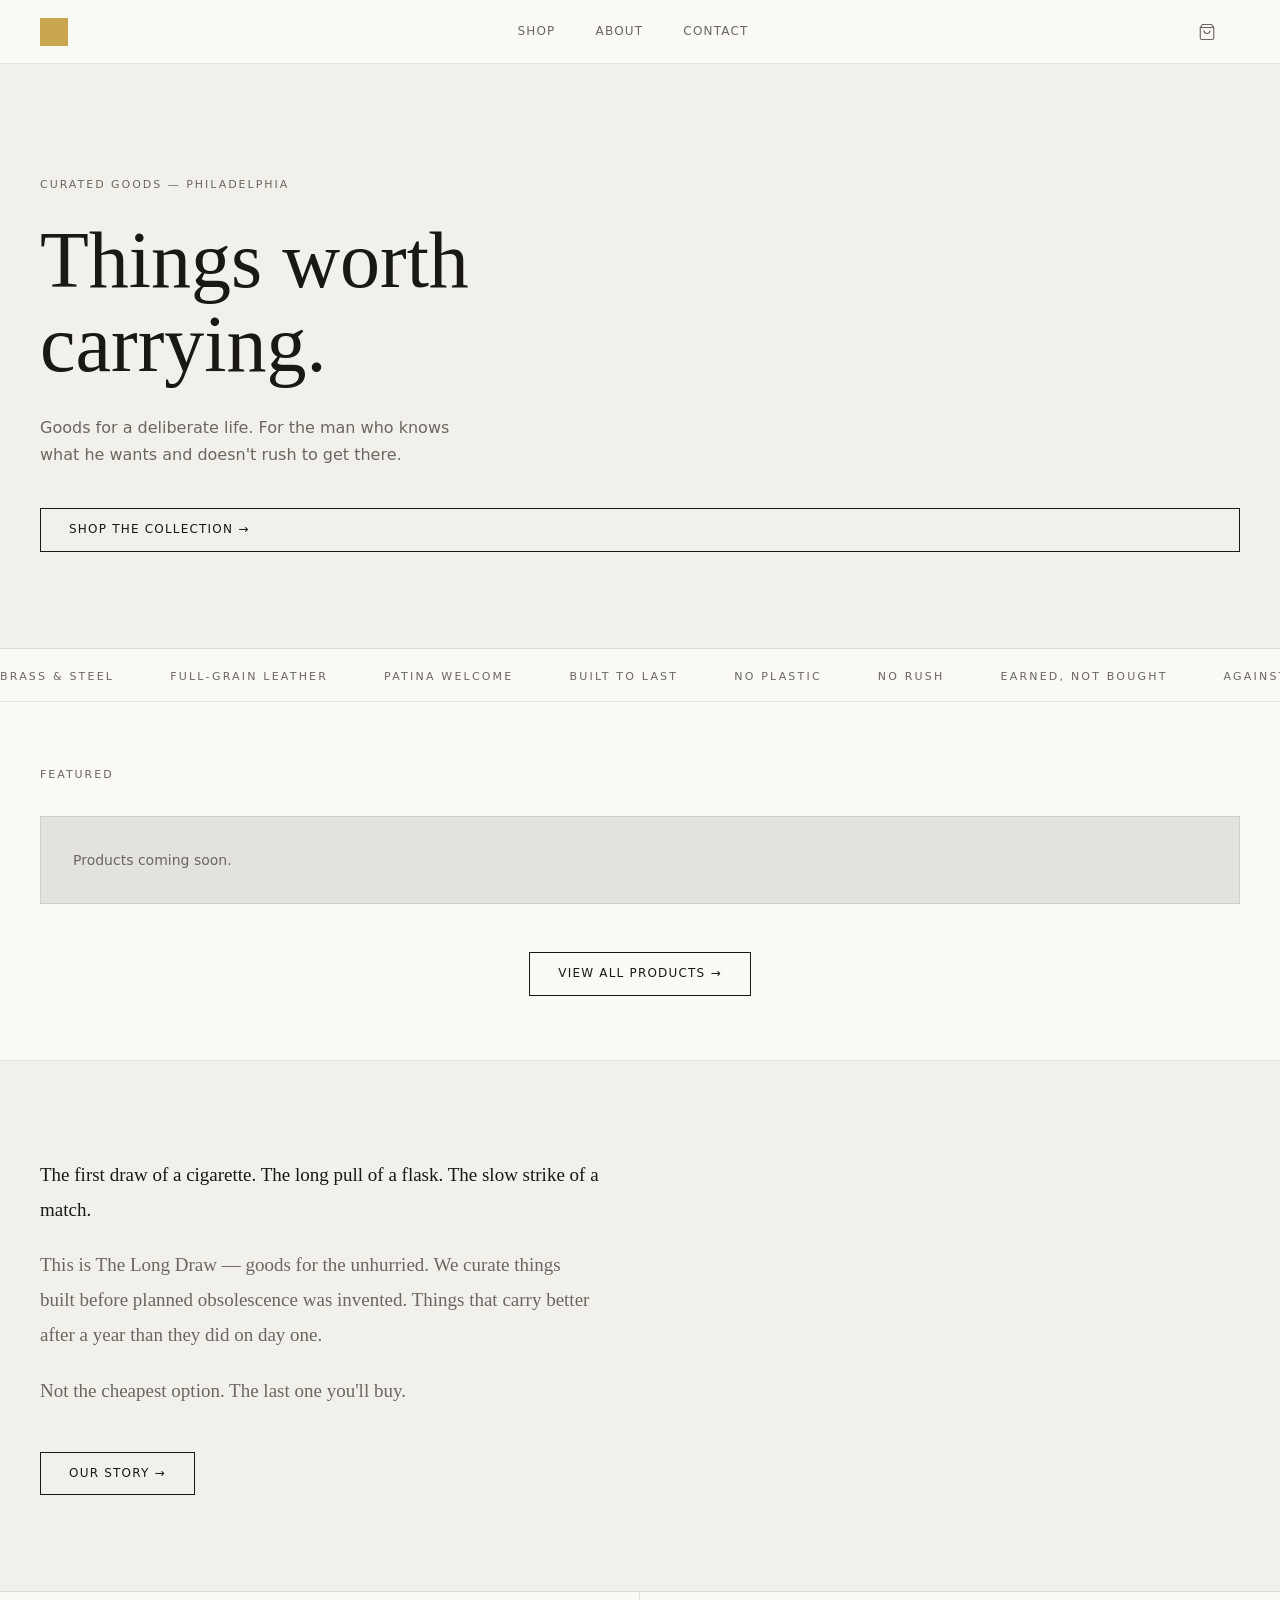
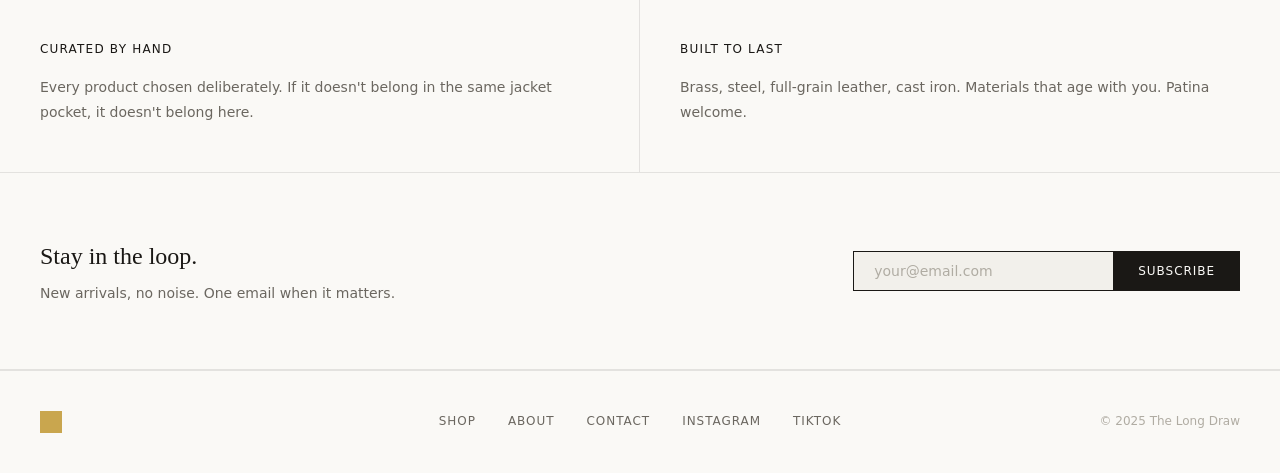
<file: index.html>
<!DOCTYPE html>
<html lang="en">
<head>
  <meta charset="UTF-8" />
  <meta name="viewport" content="width=device-width, initial-scale=1.0" />
  <title>The Long Draw — Things Worth Carrying</title>
  <meta name="description" content="Curated goods for a deliberate life. Brass, leather, steel. Things worth carrying." />
  <style>
*, *::before, *::after { box-sizing: border-box; margin: 0; padding: 0; }

:root {
  --black: #1a1815;
  --white: #faf9f6;
  --off-white: #f2f0eb;
  --gray-light: #e8e5de;
  --gray-mid: #b0aca3;
  --gray-dark: #6b6760;
  --gold: #c9a84c;
  --navy: #3d3f6e;
  --border: rgba(26,24,21,0.1);
  --font: 'Georgia', serif;
  --sans: system-ui, -apple-system, sans-serif;
  --transition: 0.2s ease;
}

html { scroll-behavior: smooth; }
body {
  font-family: var(--sans);
  background: var(--white);
  color: var(--black);
  font-size: 15px;
  line-height: 1.6;
  -webkit-font-smoothing: antialiased;
}
a { color: inherit; text-decoration: none; }
img { display: block; max-width: 100%; }

/* ── NAV ── */
.nav {
  display: flex;
  justify-content: space-between;
  align-items: center;
  padding: 0 2.5rem;
  height: 64px;
  border-bottom: 1px solid var(--border);
  position: sticky;
  top: 0;
  background: var(--white);
  z-index: 200;
}
.nav-logo img {
  height: 28px;
  width: auto;
  filter: brightness(0) saturate(100%) invert(67%) sepia(40%) saturate(500%) hue-rotate(5deg) brightness(90%);
}
.nav-links {
  display: flex;
  gap: 2.5rem;
}
.nav-links a {
  font-size: 12px;
  letter-spacing: 0.1em;
  text-transform: uppercase;
  color: var(--gray-dark);
  transition: color var(--transition);
}
.nav-links a:hover { color: var(--black); }
.nav-right {
  display: flex;
  align-items: center;
  gap: 1.5rem;
}
.nav-cart {
  background: none;
  border: none;
  cursor: pointer;
  color: var(--gray-dark);
  display: flex;
  align-items: center;
  gap: 6px;
  padding: 0;
  transition: color var(--transition);
}
.nav-cart:hover { color: var(--black); }
.cart-count {
  font-size: 11px;
  font-weight: 600;
  background: var(--black);
  color: var(--white);
  border-radius: 50%;
  width: 18px;
  height: 18px;
  display: flex;
  align-items: center;
  justify-content: center;
  opacity: 0;
  transition: opacity var(--transition);
}
.cart-count.visible { opacity: 1; }

/* hamburger */
.nav-hamburger {
  display: none;
  flex-direction: column;
  gap: 5px;
  background: none;
  border: none;
  cursor: pointer;
  padding: 4px;
}
.nav-hamburger span {
  display: block;
  width: 22px;
  height: 1.5px;
  background: var(--black);
  transition: all 0.3s;
}

/* mobile menu */
.mobile-menu {
  display: none;
  position: fixed;
  inset: 0;
  background: var(--white);
  z-index: 300;
  flex-direction: column;
  padding: 2rem 2rem;
}
.mobile-menu.open { display: flex; }
.mobile-menu-header {
  display: flex;
  justify-content: space-between;
  align-items: center;
  margin-bottom: 3rem;
}
.mobile-menu-close {
  background: none;
  border: none;
  font-size: 28px;
  cursor: pointer;
  color: var(--gray-dark);
  line-height: 1;
}
.mobile-menu nav {
  display: flex;
  flex-direction: column;
  gap: 2rem;
}
.mobile-menu nav a {
  font-family: var(--font);
  font-size: 32px;
  font-weight: 400;
  color: var(--black);
}

/* ── BUTTONS ── */
.btn {
  display: inline-block;
  padding: 0.7rem 1.75rem;
  border: 1px solid var(--black);
  font-size: 12px;
  letter-spacing: 0.1em;
  text-transform: uppercase;
  cursor: pointer;
  background: transparent;
  color: var(--black);
  transition: background var(--transition), color var(--transition);
  font-family: var(--sans);
}
.btn:hover { background: var(--black); color: var(--white); }
.btn-solid { background: var(--black); color: var(--white); }
.btn-solid:hover { background: #333; }
.btn-full { width: 100%; text-align: center; display: block; }

/* ── HERO ── */
.hero {
  padding: 7rem 2.5rem 6rem;
  background: var(--off-white);
  border-bottom: 1px solid var(--border);
  min-height: 520px;
  display: flex;
  flex-direction: column;
  justify-content: center;
}
.hero-eyebrow {
  font-size: 11px;
  letter-spacing: 0.18em;
  text-transform: uppercase;
  color: var(--gray-dark);
  margin-bottom: 1.5rem;
}
.hero-title {
  font-family: var(--font);
  font-size: clamp(48px, 7vw, 80px);
  font-weight: 400;
  line-height: 1.05;
  max-width: 700px;
  margin-bottom: 1.75rem;
}
.hero-sub {
  font-size: 16px;
  color: var(--gray-dark);
  max-width: 420px;
  line-height: 1.7;
  margin-bottom: 2.5rem;
}

/* ── MARQUEE ── */
.marquee-bar {
  padding: 0.9rem 0;
  border-bottom: 1px solid var(--border);
  overflow: hidden;
  white-space: nowrap;
}
.marquee-inner {
  display: inline-block;
  animation: marquee 28s linear infinite;
}
.marquee-inner span {
  font-size: 11px;
  letter-spacing: 0.2em;
  text-transform: uppercase;
  color: var(--gray-dark);
  margin-right: 3.5rem;
}
@keyframes marquee {
  from { transform: translateX(0); }
  to { transform: translateX(-50%); }
}

/* ── SECTIONS ── */
.section {
  padding: 4rem 2.5rem;
  border-bottom: 1px solid var(--border);
}
.section-label {
  font-size: 11px;
  letter-spacing: 0.18em;
  text-transform: uppercase;
  color: var(--gray-dark);
  margin-bottom: 2rem;
}
.section-footer { margin-top: 3rem; text-align: center; }

/* ── PRODUCT GRID ── */
.product-grid {
  display: grid;
  grid-template-columns: repeat(auto-fill, minmax(220px, 1fr));
  gap: 1px;
  background: var(--border);
  border: 1px solid var(--border);
}
.product-card {
  background: var(--white);
  padding: 1.75rem 1.5rem;
  cursor: pointer;
  transition: background var(--transition);
  display: flex;
  flex-direction: column;
  text-decoration: none;
  color: inherit;
}
.product-card:hover { background: var(--off-white); }
.product-img {
  width: 100%;
  aspect-ratio: 1;
  object-fit: cover;
  margin-bottom: 1.25rem;
}
.product-img-placeholder {
  width: 100%;
  aspect-ratio: 1;
  background: var(--gray-light);
  margin-bottom: 1.25rem;
  display: flex;
  align-items: center;
  justify-content: center;
  color: var(--gray-mid);
  font-size: 11px;
  letter-spacing: 0.1em;
  text-transform: uppercase;
}
.product-name { font-size: 14px; font-weight: 500; margin-bottom: 0.3rem; }
.product-vendor { font-size: 12px; color: var(--gray-dark); margin-bottom: 0.75rem; flex: 1; }
.product-price { font-size: 14px; color: var(--gray-dark); }
.product-skeleton {
  background: var(--white);
  aspect-ratio: 0.85;
  animation: pulse 1.5s ease-in-out infinite;
}
@keyframes pulse { 0%, 100% { opacity: 1; } 50% { opacity: 0.4; } }

/* ── MANIFESTO ── */
.manifesto-section {
  padding: 6rem 2.5rem;
  background: var(--off-white);
  border-bottom: 1px solid var(--border);
}
.manifesto { max-width: 560px; }
.manifesto p {
  font-family: var(--font);
  font-size: 19px;
  line-height: 1.85;
  color: var(--gray-dark);
  margin-bottom: 1.25rem;
}
.manifesto p strong { color: var(--black); font-weight: 400; }

/* ── TWO COL ── */
.two-col {
  display: grid;
  grid-template-columns: 1fr 1fr;
  border-bottom: 1px solid var(--border);
}
.col-block {
  padding: 3rem 2.5rem;
  border-right: 1px solid var(--border);
}
.col-block:last-child { border-right: none; }
.col-block h3 {
  font-size: 12px;
  font-weight: 500;
  letter-spacing: 0.1em;
  text-transform: uppercase;
  margin-bottom: 1rem;
}
.col-block p { font-size: 14px; color: var(--gray-dark); line-height: 1.75; }

/* ── EMAIL SIGNUP ── */
.email-section {
  padding: 4rem 2.5rem;
  border-bottom: 1px solid var(--border);
  display: flex;
  align-items: center;
  justify-content: space-between;
  gap: 2rem;
  flex-wrap: wrap;
}
.email-section h3 {
  font-family: var(--font);
  font-size: 24px;
  font-weight: 400;
  margin-bottom: 0.4rem;
}
.email-section p { font-size: 14px; color: var(--gray-dark); }
.email-form {
  display: flex;
  gap: 0;
  flex-shrink: 0;
}
.email-form input {
  padding: 0.7rem 1.25rem;
  border: 1px solid var(--black);
  border-right: none;
  background: var(--off-white);
  font-size: 14px;
  font-family: var(--sans);
  outline: none;
  width: 260px;
  color: var(--black);
}
.email-form input::placeholder { color: var(--gray-mid); }
.email-form button {
  padding: 0.7rem 1.5rem;
  background: var(--black);
  color: var(--white);
  border: 1px solid var(--black);
  font-size: 12px;
  letter-spacing: 0.08em;
  text-transform: uppercase;
  cursor: pointer;
  font-family: var(--sans);
  transition: background var(--transition);
}
.email-form button:hover { background: #333; }

/* ── FOOTER ── */
.footer {
  padding: 2.5rem 2.5rem;
  display: grid;
  grid-template-columns: 1fr auto 1fr;
  align-items: center;
  gap: 1rem;
  border-top: 1px solid var(--border);
}
.footer-logo img {
  height: 22px;
  width: auto;
  filter: brightness(0) saturate(100%) invert(67%) sepia(40%) saturate(500%) hue-rotate(5deg) brightness(90%);
}
.footer-links {
  display: flex;
  gap: 2rem;
  justify-content: center;
}
.footer-links a {
  font-size: 12px;
  letter-spacing: 0.08em;
  text-transform: uppercase;
  color: var(--gray-dark);
  transition: color var(--transition);
}
.footer-links a:hover { color: var(--black); }
.footer-copy {
  font-size: 12px;
  color: var(--gray-mid);
  text-align: right;
}

/* ── CART DRAWER ── */
.cart-drawer {
  position: fixed;
  top: 0; right: 0;
  width: 380px;
  height: 100vh;
  background: var(--white);
  border-left: 1px solid var(--border);
  z-index: 1000;
  transform: translateX(100%);
  transition: transform 0.3s ease;
  display: flex;
  flex-direction: column;
}
.cart-drawer.open { transform: translateX(0); }
.cart-overlay {
  position: fixed;
  inset: 0;
  background: rgba(26,24,21,0.4);
  z-index: 999;
  opacity: 0;
  pointer-events: none;
  transition: opacity 0.3s;
}
.cart-overlay.open { opacity: 1; pointer-events: all; }
.cart-header {
  padding: 1.5rem;
  border-bottom: 1px solid var(--border);
  display: flex;
  justify-content: space-between;
  align-items: center;
}
.cart-title { font-size: 13px; letter-spacing: 0.1em; text-transform: uppercase; }
.cart-close {
  background: none;
  border: none;
  font-size: 24px;
  cursor: pointer;
  color: var(--gray-dark);
  line-height: 1;
}
.cart-items { flex: 1; overflow-y: auto; padding: 1.5rem; }
.cart-item {
  display: flex;
  gap: 1rem;
  padding: 1rem 0;
  border-bottom: 1px solid var(--border);
}
.cart-item-img {
  width: 72px;
  height: 72px;
  object-fit: cover;
  background: var(--gray-light);
  flex-shrink: 0;
}
.cart-item-info { flex: 1; }
.cart-item-name { font-size: 13px; font-weight: 500; margin-bottom: 4px; }
.cart-item-price { font-size: 13px; color: var(--gray-dark); }
.cart-item-remove {
  background: none;
  border: none;
  font-size: 20px;
  cursor: pointer;
  color: var(--gray-mid);
  align-self: flex-start;
  line-height: 1;
}
.cart-footer { padding: 1.5rem; border-top: 1px solid var(--border); }
.cart-total {
  display: flex;
  justify-content: space-between;
  font-size: 14px;
  margin-bottom: 1rem;
}
.cart-empty {
  text-align: center;
  color: var(--gray-dark);
  font-size: 14px;
  padding: 3rem 0;
}

/* ── PAGE HEADER ── */
.page-header {
  padding: 4rem 2.5rem 2.5rem;
  border-bottom: 1px solid var(--border);
  background: var(--off-white);
}
.page-header h1 {
  font-family: var(--font);
  font-size: clamp(32px, 5vw, 48px);
  font-weight: 400;
  margin-bottom: 0.5rem;
}
.page-header p { font-size: 14px; color: var(--gray-dark); }

/* ── PRODUCT PAGE ── */
.product-page {
  display: grid;
  grid-template-columns: 1fr 1fr;
  min-height: 70vh;
  border-bottom: 1px solid var(--border);
}
.product-page-images {
  background: var(--off-white);
  border-right: 1px solid var(--border);
  padding: 3rem;
  display: flex;
  flex-direction: column;
  gap: 1rem;
}
.product-page-images img {
  width: 100%;
  object-fit: contain;
  max-height: 480px;
}
.product-page-info { padding: 4rem 3rem; }
.product-page-vendor {
  font-size: 11px;
  letter-spacing: 0.12em;
  text-transform: uppercase;
  color: var(--gray-dark);
  margin-bottom: 0.75rem;
}
.product-page-info h1 {
  font-family: var(--font);
  font-size: clamp(24px, 3vw, 34px);
  font-weight: 400;
  margin-bottom: 0.75rem;
}
.product-page-price {
  font-size: 20px;
  color: var(--gray-dark);
  margin-bottom: 2rem;
}
.product-page-desc {
  font-size: 15px;
  color: var(--gray-dark);
  line-height: 1.8;
  margin-bottom: 2.5rem;
  border-top: 1px solid var(--border);
  padding-top: 1.5rem;
}
.variant-label {
  font-size: 11px;
  letter-spacing: 0.1em;
  text-transform: uppercase;
  color: var(--gray-dark);
  margin-bottom: 0.5rem;
}
.variant-select {
  width: 100%;
  padding: 0.75rem 1rem;
  border: 1px solid var(--border);
  background: var(--off-white);
  font-size: 14px;
  margin-bottom: 1.25rem;
  outline: none;
  cursor: pointer;
  font-family: var(--sans);
  color: var(--black);
  appearance: none;
  background-image: url("data:image/svg+xml,%3Csvg xmlns='http://www.w3.org/2000/svg' width='12' height='12' viewBox='0 0 24 24' fill='none' stroke='%236b6760' stroke-width='2'%3E%3Cpath d='M6 9l6 6 6-6'/%3E%3C/svg%3E");
  background-repeat: no-repeat;
  background-position: right 1rem center;
}
.product-meta {
  margin-top: 1.5rem;
  padding-top: 1.5rem;
  border-top: 1px solid var(--border);
  font-size: 12px;
  color: var(--gray-mid);
  line-height: 1.8;
}
.back-link {
  font-size: 12px;
  letter-spacing: 0.08em;
  text-transform: uppercase;
  color: var(--gray-dark);
  display: inline-flex;
  align-items: center;
  gap: 6px;
  padding: 1.25rem 2.5rem;
  border-bottom: 1px solid var(--border);
  transition: color var(--transition);
  width: 100%;
}
.back-link:hover { color: var(--black); }

/* ── ABOUT ── */
.about-hero {
  padding: 6rem 2.5rem;
  background: var(--off-white);
  border-bottom: 1px solid var(--border);
}
.about-hero h1 {
  font-family: var(--font);
  font-size: clamp(32px, 5vw, 52px);
  font-weight: 400;
  line-height: 1.15;
  max-width: 640px;
  margin-bottom: 1.5rem;
}
.about-hero p { font-size: 15px; color: var(--gray-dark); }
.about-body {
  padding: 4rem 2.5rem;
  max-width: 640px;
  border-bottom: 1px solid var(--border);
}
.about-body p {
  font-family: var(--font);
  font-size: 17px;
  line-height: 1.9;
  color: var(--gray-dark);
  margin-bottom: 1.5rem;
}
.about-body p strong { color: var(--black); font-weight: 400; }
.about-body p:last-child { margin-bottom: 0; color: var(--gray-mid); font-size: 14px; font-family: var(--sans); }

/* ── CONTACT ── */
.contact-wrap {
  display: grid;
  grid-template-columns: 1fr 1fr;
  border-bottom: 1px solid var(--border);
}
.contact-info {
  padding: 4rem 2.5rem;
  background: var(--off-white);
  border-right: 1px solid var(--border);
}
.contact-info h1 {
  font-family: var(--font);
  font-size: 36px;
  font-weight: 400;
  margin-bottom: 1rem;
}
.contact-info p { font-size: 15px; color: var(--gray-dark); line-height: 1.7; margin-bottom: 2rem; }
.contact-detail {
  padding-top: 2rem;
  border-top: 1px solid var(--border);
}
.contact-detail p {
  font-size: 11px;
  letter-spacing: 0.12em;
  text-transform: uppercase;
  color: var(--gray-mid);
  margin-bottom: 0.5rem;
}
.contact-detail a { font-size: 15px; color: var(--black); }
.contact-form { padding: 4rem 2.5rem; }
.form-group { margin-bottom: 1.25rem; }
.form-group label {
  display: block;
  font-size: 11px;
  letter-spacing: 0.12em;
  text-transform: uppercase;
  color: var(--gray-dark);
  margin-bottom: 0.5rem;
}
.form-group input,
.form-group textarea {
  width: 100%;
  padding: 0.75rem 1rem;
  border: 1px solid var(--border);
  background: var(--off-white);
  font-family: var(--sans);
  font-size: 14px;
  color: var(--black);
  outline: none;
  transition: border-color var(--transition);
}
.form-group input:focus,
.form-group textarea:focus { border-color: var(--black); }
.form-group textarea { height: 140px; resize: vertical; }
.form-msg { font-size: 13px; color: var(--gray-dark); margin-top: 1rem; display: none; }

/* ── RESPONSIVE ── */
@media (max-width: 768px) {
  .nav { padding: 0 1.25rem; }
  .nav-links { display: none; }
  .nav-hamburger { display: flex; }
  .hero { padding: 4rem 1.25rem; }
  .section { padding: 3rem 1.25rem; }
  .manifesto-section { padding: 4rem 1.25rem; }
  .two-col { grid-template-columns: 1fr; }
  .col-block { border-right: none; border-bottom: 1px solid var(--border); }
  .col-block:last-child { border-bottom: none; }
  .email-section { flex-direction: column; align-items: flex-start; padding: 3rem 1.25rem; }
  .email-form { width: 100%; }
  .email-form input { flex: 1; width: auto; }
  .footer { grid-template-columns: 1fr; gap: 1.5rem; padding: 2rem 1.25rem; }
  .footer-copy { text-align: left; }
  .footer-links { flex-wrap: wrap; gap: 1rem; }
  .cart-drawer { width: 100%; }
  .product-page { grid-template-columns: 1fr; }
  .product-page-images { border-right: none; border-bottom: 1px solid var(--border); padding: 2rem 1.25rem; }
  .product-page-info { padding: 2rem 1.25rem; }
  .page-header { padding: 3rem 1.25rem; }
  .about-hero { padding: 4rem 1.25rem; }
  .about-body { padding: 3rem 1.25rem; }
  .contact-wrap { grid-template-columns: 1fr; }
  .contact-info { border-right: none; border-bottom: 1px solid var(--border); padding: 3rem 1.25rem; }
  .contact-form { padding: 3rem 1.25rem; }
  .product-grid { grid-template-columns: repeat(2, 1fr); }
}

  </style>
</head>
<body>

  <nav class="nav">
    <a href="index.html" class="nav-logo">
      <img src="logo.png" alt="The Long Draw" />
    </a>
    <div class="nav-links">
      <a href="shop.html">Shop</a>
      <a href="about.html">About</a>
      <a href="contact.html">Contact</a>
    </div>
    <div class="nav-right">
      <button class="nav-cart" id="cart-btn" aria-label="Cart">
        <svg width="18" height="18" viewBox="0 0 24 24" fill="none" stroke="currentColor" stroke-width="1.5">
          <path d="M6 2L3 6v14a2 2 0 002 2h14a2 2 0 002-2V6l-3-4z"/>
          <line x1="3" y1="6" x2="21" y2="6"/>
          <path d="M16 10a4 4 0 01-8 0"/>
        </svg>
        <span class="cart-count" id="cart-count">0</span>
      </button>
      <button class="nav-hamburger" id="hamburger" aria-label="Menu">
        <span></span><span></span><span></span>
      </button>
    </div>
  </nav>
  <div class="mobile-menu" id="mobile-menu">
    <div class="mobile-menu-header">
      <img src="logo.png" alt="The Long Draw" style="height:24px;filter:brightness(0) saturate(100%) invert(67%) sepia(40%) saturate(500%) hue-rotate(5deg) brightness(90%);" />
      <button class="mobile-menu-close" id="mobile-close">&times;</button>
    </div>
    <nav>
      <a href="shop.html">Shop</a>
      <a href="about.html">About</a>
      <a href="contact.html">Contact</a>
    </nav>
  </div>
  <div class="cart-drawer" id="cart-drawer">
    <div class="cart-header">
      <span class="cart-title">Your cart</span>
      <button class="cart-close" id="cart-close">&times;</button>
    </div>
    <div class="cart-items" id="cart-items"></div>
    <div class="cart-footer" id="cart-footer"></div>
  </div>
  <div class="cart-overlay" id="cart-overlay"></div>


  <section class="hero">
    <p class="hero-eyebrow">Curated goods &mdash; Philadelphia</p>
    <h1 class="hero-title">Things worth<br>carrying.</h1>
    <p class="hero-sub">Goods for a deliberate life. For the man who knows what he wants and doesn't rush to get there.</p>
    <a href="shop.html" class="btn">Shop the collection &rarr;</a>
  </section>
  <div class="marquee-bar"><div class="marquee-inner">
    <span>Brass &amp; Steel</span><span>Full-grain leather</span><span>Patina welcome</span><span>Built to last</span><span>No plastic</span><span>No rush</span><span>Earned, not bought</span><span>Against disposable everything</span>
    <span>Brass &amp; Steel</span><span>Full-grain leather</span><span>Patina welcome</span><span>Built to last</span><span>No plastic</span><span>No rush</span><span>Earned, not bought</span><span>Against disposable everything</span>
  </div></div>
  <section class="section">
    <p class="section-label">Featured</p>
    <div class="product-grid" id="product-grid">
      <div class="product-skeleton"></div><div class="product-skeleton"></div>
      <div class="product-skeleton"></div><div class="product-skeleton"></div>
    </div>
    <div class="section-footer"><a href="shop.html" class="btn">View all products &rarr;</a></div>
  </section>
  <section class="manifesto-section">
    <div class="manifesto">
      <p><strong>The first draw of a cigarette. The long pull of a flask. The slow strike of a match.</strong></p>
      <p>This is The Long Draw — goods for the unhurried. We curate things built before planned obsolescence was invented. Things that carry better after a year than they did on day one.</p>
      <p>Not the cheapest option. The last one you'll buy.</p>
      <a href="about.html" class="btn" style="margin-top:1.5rem;">Our story &rarr;</a>
    </div>
  </section>
  <div class="two-col">
    <div class="col-block"><h3>Curated by hand</h3><p>Every product chosen deliberately. If it doesn't belong in the same jacket pocket, it doesn't belong here.</p></div>
    <div class="col-block"><h3>Built to last</h3><p>Brass, steel, full-grain leather, cast iron. Materials that age with you. Patina welcome.</p></div>
  </div>
  <div class="email-section">
    <div><h3>Stay in the loop.</h3><p>New arrivals, no noise. One email when it matters.</p></div>
    <form class="email-form" id="email-form">
      <input type="email" id="email-input" placeholder="your@email.com" required />
      <button type="submit">Subscribe</button>
    </form>
    <p class="form-msg" id="email-msg"></p>
  </div>


  <footer class="footer">
    <a href="index.html" class="footer-logo"><img src="logo.png" alt="The Long Draw" /></a>
    <div class="footer-links">
      <a href="shop.html">Shop</a>
      <a href="about.html">About</a>
      <a href="contact.html">Contact</a>
      <a href="https://instagram.com/thelongdraw" target="_blank">Instagram</a>
      <a href="https://tiktok.com/@thelongdraw" target="_blank">TikTok</a>
    </div>
    <span class="footer-copy">&copy; 2025 The Long Draw</span>
  </footer>


  <script>
const SHOPIFY_DOMAIN = 'feez07-2e.myshopify.com';
const SHOPIFY_TOKEN = '32180410474345f75bc8d35c00e4ade7';
const API_URL = `https://${SHOPIFY_DOMAIN}/api/2024-01/graphql.json`;

async function shopifyFetch(query, variables = {}) {
  const res = await fetch(API_URL, {
    method: 'POST',
    headers: {
      'Content-Type': 'application/json',
      'X-Shopify-Storefront-Access-Token': SHOPIFY_TOKEN,
    },
    body: JSON.stringify({ query, variables }),
  });
  return res.json();
}

async function getProducts(first = 24) {
  const { data } = await shopifyFetch(`
    query($first: Int!) {
      products(first: $first) {
        edges { node {
          id title handle description vendor
          priceRange { minVariantPrice { amount currencyCode } }
          images(first: 1) { edges { node { url altText } } }
          variants(first: 1) { edges { node { id } } }
        }}
      }
    }`, { first });
  return data.products.edges.map(e => e.node);
}

async function getProduct(handle) {
  const { data } = await shopifyFetch(`
    query($handle: String!) {
      product(handle: $handle) {
        id title handle description vendor
        priceRange { minVariantPrice { amount currencyCode } }
        images(first: 8) { edges { node { url altText } } }
        variants(first: 20) { edges { node {
          id title availableForSale
          price { amount currencyCode }
        }}}
      }
    }`, { handle });
  return data.product;
}

async function createCart() {
  const { data } = await shopifyFetch(`
    mutation { cartCreate { cart { id checkoutUrl } } }
  `);
  const c = data.cartCreate.cart;
  c.checkoutUrl = 'https://feez07-2e.myshopify.com' + new URL(c.checkoutUrl).pathname + new URL(c.checkoutUrl).search;
  return c;
}

async function addToCart(cartId, merchandiseId, quantity = 1) {
  const { data } = await shopifyFetch(`
    mutation($cartId: ID!, $lines: [CartLineInput!]!) {
      cartLinesAdd(cartId: $cartId, lines: $lines) {
        cart { ...CartFields }
      }
    }
    fragment CartFields on Cart {
      id checkoutUrl
      cost { totalAmount { amount currencyCode } }
      lines(first: 20) { edges { node {
        id quantity
        merchandise { ... on ProductVariant {
          id title price { amount currencyCode }
          product { title images(first:1){ edges{ node{ url } } } }
        }}
      }}}
    }`, { cartId, lines: [{ merchandiseId, quantity }] });
  const cart = data.cartLinesAdd.cart;
    cart.checkoutUrl = 'https://feez07-2e.myshopify.com' + new URL(cart.checkoutUrl).pathname + new URL(cart.checkoutUrl).search;
    return cart;
}

async function removeFromCart(cartId, lineId) {
  const { data } = await shopifyFetch(`
    mutation($cartId: ID!, $lineIds: [ID!]!) {
      cartLinesRemove(cartId: $cartId, lineIds: $lineIds) {
        cart { ...CartFields }
      }
    }
    fragment CartFields on Cart {
      id checkoutUrl
      cost { totalAmount { amount currencyCode } }
      lines(first: 20) { edges { node {
        id quantity
        merchandise { ... on ProductVariant {
          id title price { amount currencyCode }
          product { title images(first:1){ edges{ node{ url } } } }
        }}
      }}}
    }`, { cartId, lineIds: [lineId] });
  const cart2 = data.cartLinesRemove.cart;
    cart2.checkoutUrl = 'https://feez07-2e.myshopify.com' + new URL(cart2.checkoutUrl).pathname + new URL(cart2.checkoutUrl).search;
    return cart2;
}

function formatPrice(amount, currency = 'USD') {
  return new Intl.NumberFormat('en-US', { style: 'currency', currency }).format(amount);
}

// ── CART ──
let cartId = localStorage.getItem('ld_cart_id') || null;

async function ensureCart() {
  if (!cartId) {
    const cart = await createCart();
    cartId = cart.id;
    localStorage.setItem('ld_cart_id', cartId);
  }
  return cartId;
}

function renderCart(cart) {
  const items = cart.lines.edges;
  const count = items.reduce((s, e) => s + e.node.quantity, 0);
  document.querySelectorAll('.cart-count').forEach(el => {
    el.textContent = count;
    el.classList.toggle('visible', count > 0);
  });

  const itemsEl = document.getElementById('cart-items');
  const footerEl = document.getElementById('cart-footer');
  if (!itemsEl) return;

  if (!items.length) {
    itemsEl.innerHTML = '<p class="cart-empty">Your cart is empty.</p>';
    if (footerEl) footerEl.innerHTML = '';
    return;
  }

  itemsEl.innerHTML = items.map(({ node: n }) => {
    const img = n.merchandise.product.images.edges[0]?.node.url || '';
    return `<div class="cart-item">
      ${img ? `<img class="cart-item-img" src="${img}" alt="${n.merchandise.product.title}" />` : '<div class="cart-item-img"></div>'}
      <div class="cart-item-info">
        <p class="cart-item-name">${n.merchandise.product.title}</p>
        <p class="cart-item-price">${formatPrice(n.merchandise.price.amount)} &times; ${n.quantity}</p>
      </div>
      <button class="cart-item-remove" onclick="handleRemove('${n.id}')">&times;</button>
    </div>`;
  }).join('');

  if (footerEl) {
    const t = cart.cost.totalAmount;
    footerEl.innerHTML = `
      <div class="cart-total"><span>Total</span><span>${formatPrice(t.amount, t.currencyCode)}</span></div>
      <a href="${cart.checkoutUrl}" class="btn btn-solid btn-full">Checkout &rarr;</a>`;
  }
}

async function handleAddToCart(variantId) {
  const btn = document.getElementById('add-to-cart-btn');
  if (btn) { btn.textContent = 'Adding...'; btn.disabled = true; }
  try {
    await ensureCart();
    const cart = await addToCart(cartId, variantId);
    renderCart(cart);
    openCart();
  } catch(e) { console.error(e); }
  finally {
    if (btn) { btn.textContent = 'Add to cart'; btn.disabled = false; }
  }
}

async function handleRemove(lineId) {
  try {
    await ensureCart();
    const cart = await removeFromCart(cartId, lineId);
    renderCart(cart);
  } catch(e) { console.error(e); }
}

function openCart() {
  document.getElementById('cart-drawer')?.classList.add('open');
  document.getElementById('cart-overlay')?.classList.add('open');
}
function closeCart() {
  document.getElementById('cart-drawer')?.classList.remove('open');
  document.getElementById('cart-overlay')?.classList.remove('open');
}

document.addEventListener('DOMContentLoaded', () => {
  document.getElementById('cart-btn')?.addEventListener('click', openCart);
  document.getElementById('cart-close')?.addEventListener('click', closeCart);
  document.getElementById('cart-overlay')?.addEventListener('click', closeCart);

  // ── MOBILE NAV ──
  const hamburger = document.getElementById('hamburger');
  const mobileMenu = document.getElementById('mobile-menu');
  const mobileClose = document.getElementById('mobile-close');

  hamburger?.addEventListener('click', () => mobileMenu?.classList.add('open'));
  mobileClose?.addEventListener('click', () => mobileMenu?.classList.remove('open'));
  mobileMenu?.querySelectorAll('a').forEach(a => {
    a.addEventListener('click', () => mobileMenu.classList.remove('open'));
  });

  // ── EMAIL SIGNUP ──
  document.getElementById('email-form')?.addEventListener('submit', e => {
    e.preventDefault();
    const input = document.getElementById('email-input');
    if (input?.value) {
      input.value = '';
      const msg = document.getElementById('email-msg');
      if (msg) { msg.textContent = "You're on the list."; msg.style.display = 'block'; }
    }
  });
});

  </script>

<script>
async function loadFeatured() {
  const grid = document.getElementById('product-grid');
  try {
    const products = await getProducts(4);
    if (!products.length) { grid.innerHTML = '<p style="padding:2rem;color:#6b6760;font-size:14px;grid-column:1/-1;">Products coming soon.</p>'; return; }
    grid.innerHTML = products.map(p => {
      const img = p.images.edges[0]?.node.url;
      const price = p.priceRange.minVariantPrice;
      return `<a href="product.html?handle=${p.handle}" class="product-card">
        ${img ? `<img class="product-img" src="${img}" alt="${p.title}" />` : '<div class="product-img-placeholder">No image</div>'}
        <p class="product-name">${p.title}</p>
        <p class="product-vendor">${p.vendor || ''}</p>
        <p class="product-price">${formatPrice(price.amount, price.currencyCode)}</p>
      </a>`;
    }).join('');
  } catch(e) { grid.innerHTML = '<p style="padding:2rem;color:#6b6760;font-size:14px;grid-column:1/-1;">Products coming soon.</p>'; }
}
loadFeatured();
</script>
</body>
</html>
</file>
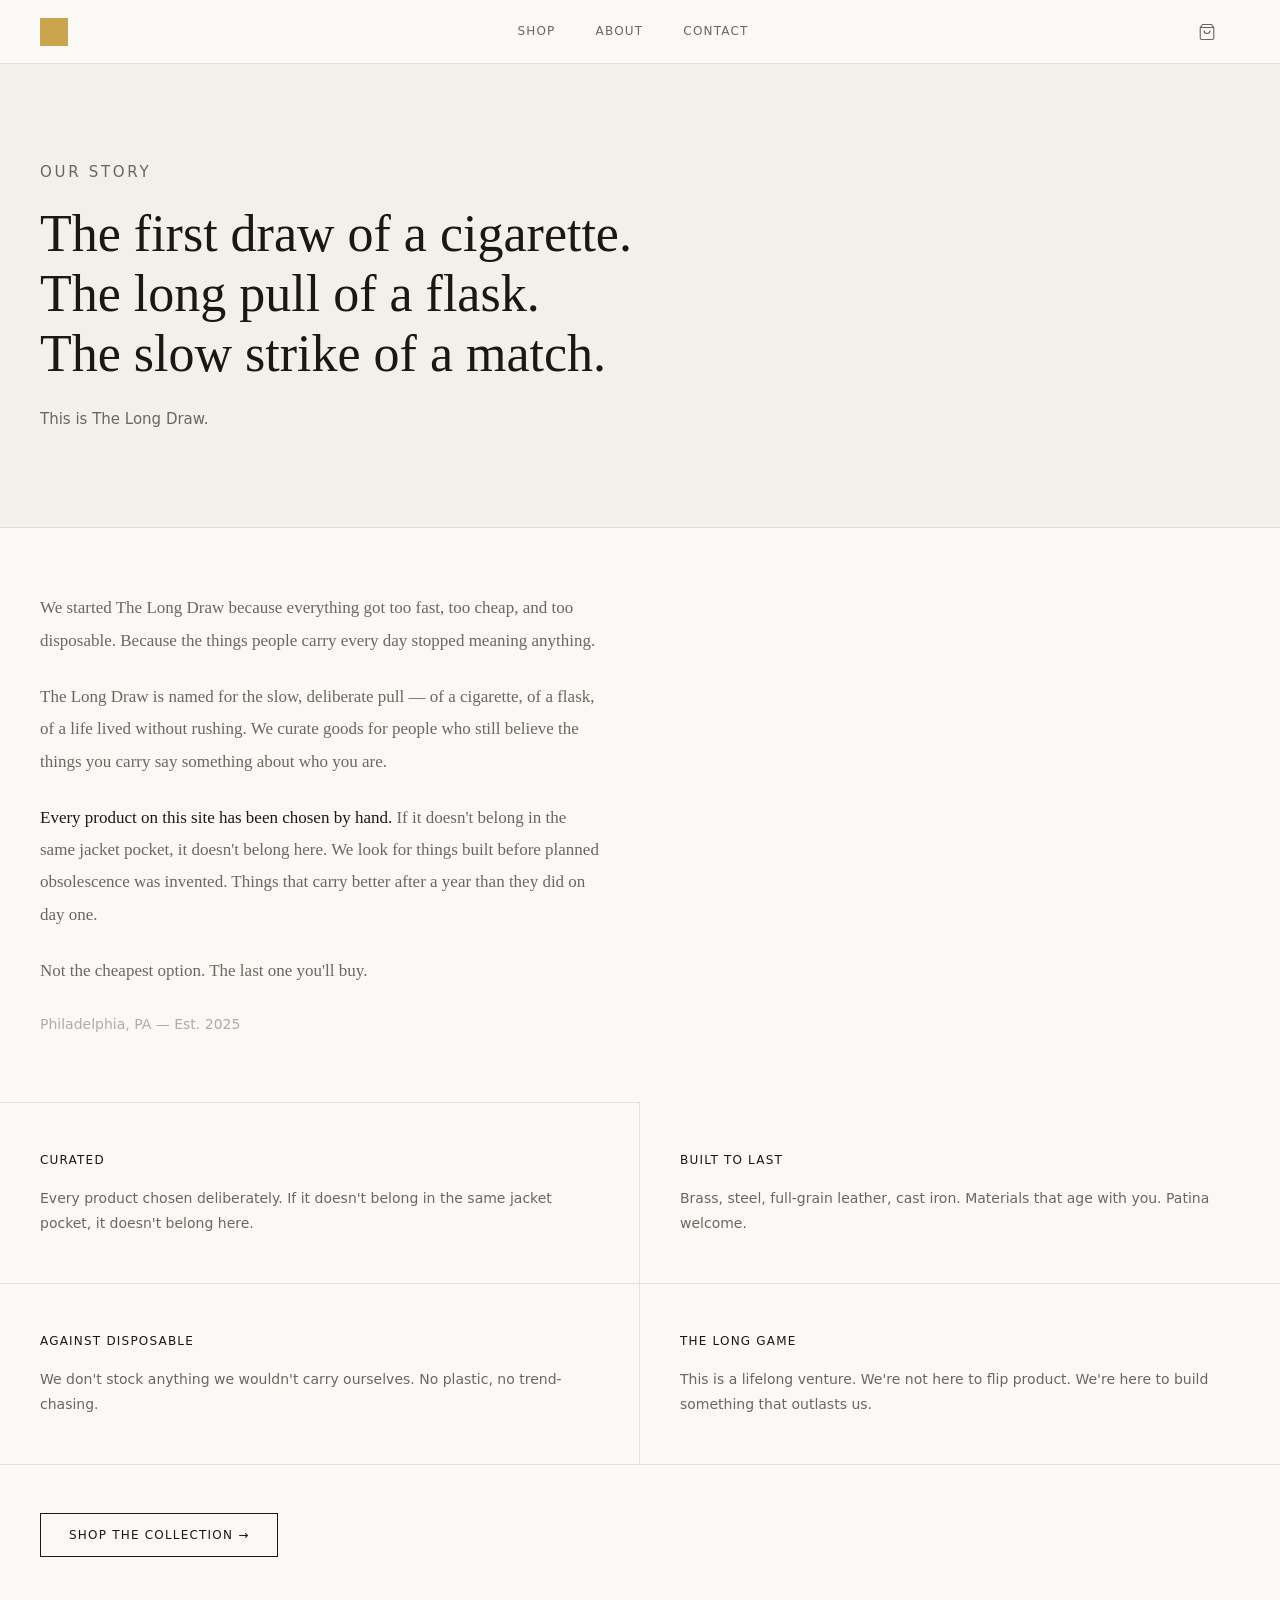
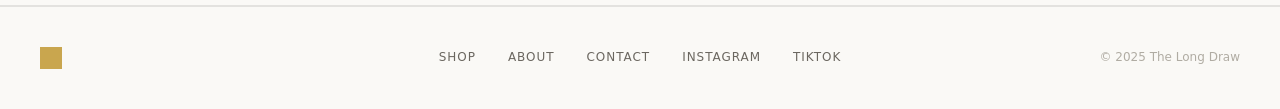
<file: about.html>
<!DOCTYPE html>
<html lang="en">
<head>
  <meta charset="UTF-8" />
  <meta name="viewport" content="width=device-width, initial-scale=1.0" />
  <title>About — The Long Draw</title>
  <meta name="description" content="The story behind The Long Draw." />
  <style>
*, *::before, *::after { box-sizing: border-box; margin: 0; padding: 0; }

:root {
  --black: #1a1815;
  --white: #faf9f6;
  --off-white: #f2f0eb;
  --gray-light: #e8e5de;
  --gray-mid: #b0aca3;
  --gray-dark: #6b6760;
  --gold: #c9a84c;
  --navy: #3d3f6e;
  --border: rgba(26,24,21,0.1);
  --font: 'Georgia', serif;
  --sans: system-ui, -apple-system, sans-serif;
  --transition: 0.2s ease;
}

html { scroll-behavior: smooth; }
body {
  font-family: var(--sans);
  background: var(--white);
  color: var(--black);
  font-size: 15px;
  line-height: 1.6;
  -webkit-font-smoothing: antialiased;
}
a { color: inherit; text-decoration: none; }
img { display: block; max-width: 100%; }

/* ── NAV ── */
.nav {
  display: flex;
  justify-content: space-between;
  align-items: center;
  padding: 0 2.5rem;
  height: 64px;
  border-bottom: 1px solid var(--border);
  position: sticky;
  top: 0;
  background: var(--white);
  z-index: 200;
}
.nav-logo img {
  height: 28px;
  width: auto;
  filter: brightness(0) saturate(100%) invert(67%) sepia(40%) saturate(500%) hue-rotate(5deg) brightness(90%);
}
.nav-links {
  display: flex;
  gap: 2.5rem;
}
.nav-links a {
  font-size: 12px;
  letter-spacing: 0.1em;
  text-transform: uppercase;
  color: var(--gray-dark);
  transition: color var(--transition);
}
.nav-links a:hover { color: var(--black); }
.nav-right {
  display: flex;
  align-items: center;
  gap: 1.5rem;
}
.nav-cart {
  background: none;
  border: none;
  cursor: pointer;
  color: var(--gray-dark);
  display: flex;
  align-items: center;
  gap: 6px;
  padding: 0;
  transition: color var(--transition);
}
.nav-cart:hover { color: var(--black); }
.cart-count {
  font-size: 11px;
  font-weight: 600;
  background: var(--black);
  color: var(--white);
  border-radius: 50%;
  width: 18px;
  height: 18px;
  display: flex;
  align-items: center;
  justify-content: center;
  opacity: 0;
  transition: opacity var(--transition);
}
.cart-count.visible { opacity: 1; }

/* hamburger */
.nav-hamburger {
  display: none;
  flex-direction: column;
  gap: 5px;
  background: none;
  border: none;
  cursor: pointer;
  padding: 4px;
}
.nav-hamburger span {
  display: block;
  width: 22px;
  height: 1.5px;
  background: var(--black);
  transition: all 0.3s;
}

/* mobile menu */
.mobile-menu {
  display: none;
  position: fixed;
  inset: 0;
  background: var(--white);
  z-index: 300;
  flex-direction: column;
  padding: 2rem 2rem;
}
.mobile-menu.open { display: flex; }
.mobile-menu-header {
  display: flex;
  justify-content: space-between;
  align-items: center;
  margin-bottom: 3rem;
}
.mobile-menu-close {
  background: none;
  border: none;
  font-size: 28px;
  cursor: pointer;
  color: var(--gray-dark);
  line-height: 1;
}
.mobile-menu nav {
  display: flex;
  flex-direction: column;
  gap: 2rem;
}
.mobile-menu nav a {
  font-family: var(--font);
  font-size: 32px;
  font-weight: 400;
  color: var(--black);
}

/* ── BUTTONS ── */
.btn {
  display: inline-block;
  padding: 0.7rem 1.75rem;
  border: 1px solid var(--black);
  font-size: 12px;
  letter-spacing: 0.1em;
  text-transform: uppercase;
  cursor: pointer;
  background: transparent;
  color: var(--black);
  transition: background var(--transition), color var(--transition);
  font-family: var(--sans);
}
.btn:hover { background: var(--black); color: var(--white); }
.btn-solid { background: var(--black); color: var(--white); }
.btn-solid:hover { background: #333; }
.btn-full { width: 100%; text-align: center; display: block; }

/* ── HERO ── */
.hero {
  padding: 7rem 2.5rem 6rem;
  background: var(--off-white);
  border-bottom: 1px solid var(--border);
  min-height: 520px;
  display: flex;
  flex-direction: column;
  justify-content: center;
}
.hero-eyebrow {
  font-size: 11px;
  letter-spacing: 0.18em;
  text-transform: uppercase;
  color: var(--gray-dark);
  margin-bottom: 1.5rem;
}
.hero-title {
  font-family: var(--font);
  font-size: clamp(48px, 7vw, 80px);
  font-weight: 400;
  line-height: 1.05;
  max-width: 700px;
  margin-bottom: 1.75rem;
}
.hero-sub {
  font-size: 16px;
  color: var(--gray-dark);
  max-width: 420px;
  line-height: 1.7;
  margin-bottom: 2.5rem;
}

/* ── MARQUEE ── */
.marquee-bar {
  padding: 0.9rem 0;
  border-bottom: 1px solid var(--border);
  overflow: hidden;
  white-space: nowrap;
}
.marquee-inner {
  display: inline-block;
  animation: marquee 28s linear infinite;
}
.marquee-inner span {
  font-size: 11px;
  letter-spacing: 0.2em;
  text-transform: uppercase;
  color: var(--gray-dark);
  margin-right: 3.5rem;
}
@keyframes marquee {
  from { transform: translateX(0); }
  to { transform: translateX(-50%); }
}

/* ── SECTIONS ── */
.section {
  padding: 4rem 2.5rem;
  border-bottom: 1px solid var(--border);
}
.section-label {
  font-size: 11px;
  letter-spacing: 0.18em;
  text-transform: uppercase;
  color: var(--gray-dark);
  margin-bottom: 2rem;
}
.section-footer { margin-top: 3rem; text-align: center; }

/* ── PRODUCT GRID ── */
.product-grid {
  display: grid;
  grid-template-columns: repeat(auto-fill, minmax(220px, 1fr));
  gap: 1px;
  background: var(--border);
  border: 1px solid var(--border);
}
.product-card {
  background: var(--white);
  padding: 1.75rem 1.5rem;
  cursor: pointer;
  transition: background var(--transition);
  display: flex;
  flex-direction: column;
  text-decoration: none;
  color: inherit;
}
.product-card:hover { background: var(--off-white); }
.product-img {
  width: 100%;
  aspect-ratio: 1;
  object-fit: cover;
  margin-bottom: 1.25rem;
}
.product-img-placeholder {
  width: 100%;
  aspect-ratio: 1;
  background: var(--gray-light);
  margin-bottom: 1.25rem;
  display: flex;
  align-items: center;
  justify-content: center;
  color: var(--gray-mid);
  font-size: 11px;
  letter-spacing: 0.1em;
  text-transform: uppercase;
}
.product-name { font-size: 14px; font-weight: 500; margin-bottom: 0.3rem; }
.product-vendor { font-size: 12px; color: var(--gray-dark); margin-bottom: 0.75rem; flex: 1; }
.product-price { font-size: 14px; color: var(--gray-dark); }
.product-skeleton {
  background: var(--white);
  aspect-ratio: 0.85;
  animation: pulse 1.5s ease-in-out infinite;
}
@keyframes pulse { 0%, 100% { opacity: 1; } 50% { opacity: 0.4; } }

/* ── MANIFESTO ── */
.manifesto-section {
  padding: 6rem 2.5rem;
  background: var(--off-white);
  border-bottom: 1px solid var(--border);
}
.manifesto { max-width: 560px; }
.manifesto p {
  font-family: var(--font);
  font-size: 19px;
  line-height: 1.85;
  color: var(--gray-dark);
  margin-bottom: 1.25rem;
}
.manifesto p strong { color: var(--black); font-weight: 400; }

/* ── TWO COL ── */
.two-col {
  display: grid;
  grid-template-columns: 1fr 1fr;
  border-bottom: 1px solid var(--border);
}
.col-block {
  padding: 3rem 2.5rem;
  border-right: 1px solid var(--border);
}
.col-block:last-child { border-right: none; }
.col-block h3 {
  font-size: 12px;
  font-weight: 500;
  letter-spacing: 0.1em;
  text-transform: uppercase;
  margin-bottom: 1rem;
}
.col-block p { font-size: 14px; color: var(--gray-dark); line-height: 1.75; }

/* ── EMAIL SIGNUP ── */
.email-section {
  padding: 4rem 2.5rem;
  border-bottom: 1px solid var(--border);
  display: flex;
  align-items: center;
  justify-content: space-between;
  gap: 2rem;
  flex-wrap: wrap;
}
.email-section h3 {
  font-family: var(--font);
  font-size: 24px;
  font-weight: 400;
  margin-bottom: 0.4rem;
}
.email-section p { font-size: 14px; color: var(--gray-dark); }
.email-form {
  display: flex;
  gap: 0;
  flex-shrink: 0;
}
.email-form input {
  padding: 0.7rem 1.25rem;
  border: 1px solid var(--black);
  border-right: none;
  background: var(--off-white);
  font-size: 14px;
  font-family: var(--sans);
  outline: none;
  width: 260px;
  color: var(--black);
}
.email-form input::placeholder { color: var(--gray-mid); }
.email-form button {
  padding: 0.7rem 1.5rem;
  background: var(--black);
  color: var(--white);
  border: 1px solid var(--black);
  font-size: 12px;
  letter-spacing: 0.08em;
  text-transform: uppercase;
  cursor: pointer;
  font-family: var(--sans);
  transition: background var(--transition);
}
.email-form button:hover { background: #333; }

/* ── FOOTER ── */
.footer {
  padding: 2.5rem 2.5rem;
  display: grid;
  grid-template-columns: 1fr auto 1fr;
  align-items: center;
  gap: 1rem;
  border-top: 1px solid var(--border);
}
.footer-logo img {
  height: 22px;
  width: auto;
  filter: brightness(0) saturate(100%) invert(67%) sepia(40%) saturate(500%) hue-rotate(5deg) brightness(90%);
}
.footer-links {
  display: flex;
  gap: 2rem;
  justify-content: center;
}
.footer-links a {
  font-size: 12px;
  letter-spacing: 0.08em;
  text-transform: uppercase;
  color: var(--gray-dark);
  transition: color var(--transition);
}
.footer-links a:hover { color: var(--black); }
.footer-copy {
  font-size: 12px;
  color: var(--gray-mid);
  text-align: right;
}

/* ── CART DRAWER ── */
.cart-drawer {
  position: fixed;
  top: 0; right: 0;
  width: 380px;
  height: 100vh;
  background: var(--white);
  border-left: 1px solid var(--border);
  z-index: 1000;
  transform: translateX(100%);
  transition: transform 0.3s ease;
  display: flex;
  flex-direction: column;
}
.cart-drawer.open { transform: translateX(0); }
.cart-overlay {
  position: fixed;
  inset: 0;
  background: rgba(26,24,21,0.4);
  z-index: 999;
  opacity: 0;
  pointer-events: none;
  transition: opacity 0.3s;
}
.cart-overlay.open { opacity: 1; pointer-events: all; }
.cart-header {
  padding: 1.5rem;
  border-bottom: 1px solid var(--border);
  display: flex;
  justify-content: space-between;
  align-items: center;
}
.cart-title { font-size: 13px; letter-spacing: 0.1em; text-transform: uppercase; }
.cart-close {
  background: none;
  border: none;
  font-size: 24px;
  cursor: pointer;
  color: var(--gray-dark);
  line-height: 1;
}
.cart-items { flex: 1; overflow-y: auto; padding: 1.5rem; }
.cart-item {
  display: flex;
  gap: 1rem;
  padding: 1rem 0;
  border-bottom: 1px solid var(--border);
}
.cart-item-img {
  width: 72px;
  height: 72px;
  object-fit: cover;
  background: var(--gray-light);
  flex-shrink: 0;
}
.cart-item-info { flex: 1; }
.cart-item-name { font-size: 13px; font-weight: 500; margin-bottom: 4px; }
.cart-item-price { font-size: 13px; color: var(--gray-dark); }
.cart-item-remove {
  background: none;
  border: none;
  font-size: 20px;
  cursor: pointer;
  color: var(--gray-mid);
  align-self: flex-start;
  line-height: 1;
}
.cart-footer { padding: 1.5rem; border-top: 1px solid var(--border); }
.cart-total {
  display: flex;
  justify-content: space-between;
  font-size: 14px;
  margin-bottom: 1rem;
}
.cart-empty {
  text-align: center;
  color: var(--gray-dark);
  font-size: 14px;
  padding: 3rem 0;
}

/* ── PAGE HEADER ── */
.page-header {
  padding: 4rem 2.5rem 2.5rem;
  border-bottom: 1px solid var(--border);
  background: var(--off-white);
}
.page-header h1 {
  font-family: var(--font);
  font-size: clamp(32px, 5vw, 48px);
  font-weight: 400;
  margin-bottom: 0.5rem;
}
.page-header p { font-size: 14px; color: var(--gray-dark); }

/* ── PRODUCT PAGE ── */
.product-page {
  display: grid;
  grid-template-columns: 1fr 1fr;
  min-height: 70vh;
  border-bottom: 1px solid var(--border);
}
.product-page-images {
  background: var(--off-white);
  border-right: 1px solid var(--border);
  padding: 3rem;
  display: flex;
  flex-direction: column;
  gap: 1rem;
}
.product-page-images img {
  width: 100%;
  object-fit: contain;
  max-height: 480px;
}
.product-page-info { padding: 4rem 3rem; }
.product-page-vendor {
  font-size: 11px;
  letter-spacing: 0.12em;
  text-transform: uppercase;
  color: var(--gray-dark);
  margin-bottom: 0.75rem;
}
.product-page-info h1 {
  font-family: var(--font);
  font-size: clamp(24px, 3vw, 34px);
  font-weight: 400;
  margin-bottom: 0.75rem;
}
.product-page-price {
  font-size: 20px;
  color: var(--gray-dark);
  margin-bottom: 2rem;
}
.product-page-desc {
  font-size: 15px;
  color: var(--gray-dark);
  line-height: 1.8;
  margin-bottom: 2.5rem;
  border-top: 1px solid var(--border);
  padding-top: 1.5rem;
}
.variant-label {
  font-size: 11px;
  letter-spacing: 0.1em;
  text-transform: uppercase;
  color: var(--gray-dark);
  margin-bottom: 0.5rem;
}
.variant-select {
  width: 100%;
  padding: 0.75rem 1rem;
  border: 1px solid var(--border);
  background: var(--off-white);
  font-size: 14px;
  margin-bottom: 1.25rem;
  outline: none;
  cursor: pointer;
  font-family: var(--sans);
  color: var(--black);
  appearance: none;
  background-image: url("data:image/svg+xml,%3Csvg xmlns='http://www.w3.org/2000/svg' width='12' height='12' viewBox='0 0 24 24' fill='none' stroke='%236b6760' stroke-width='2'%3E%3Cpath d='M6 9l6 6 6-6'/%3E%3C/svg%3E");
  background-repeat: no-repeat;
  background-position: right 1rem center;
}
.product-meta {
  margin-top: 1.5rem;
  padding-top: 1.5rem;
  border-top: 1px solid var(--border);
  font-size: 12px;
  color: var(--gray-mid);
  line-height: 1.8;
}
.back-link {
  font-size: 12px;
  letter-spacing: 0.08em;
  text-transform: uppercase;
  color: var(--gray-dark);
  display: inline-flex;
  align-items: center;
  gap: 6px;
  padding: 1.25rem 2.5rem;
  border-bottom: 1px solid var(--border);
  transition: color var(--transition);
  width: 100%;
}
.back-link:hover { color: var(--black); }

/* ── ABOUT ── */
.about-hero {
  padding: 6rem 2.5rem;
  background: var(--off-white);
  border-bottom: 1px solid var(--border);
}
.about-hero h1 {
  font-family: var(--font);
  font-size: clamp(32px, 5vw, 52px);
  font-weight: 400;
  line-height: 1.15;
  max-width: 640px;
  margin-bottom: 1.5rem;
}
.about-hero p { font-size: 15px; color: var(--gray-dark); }
.about-body {
  padding: 4rem 2.5rem;
  max-width: 640px;
  border-bottom: 1px solid var(--border);
}
.about-body p {
  font-family: var(--font);
  font-size: 17px;
  line-height: 1.9;
  color: var(--gray-dark);
  margin-bottom: 1.5rem;
}
.about-body p strong { color: var(--black); font-weight: 400; }
.about-body p:last-child { margin-bottom: 0; color: var(--gray-mid); font-size: 14px; font-family: var(--sans); }

/* ── CONTACT ── */
.contact-wrap {
  display: grid;
  grid-template-columns: 1fr 1fr;
  border-bottom: 1px solid var(--border);
}
.contact-info {
  padding: 4rem 2.5rem;
  background: var(--off-white);
  border-right: 1px solid var(--border);
}
.contact-info h1 {
  font-family: var(--font);
  font-size: 36px;
  font-weight: 400;
  margin-bottom: 1rem;
}
.contact-info p { font-size: 15px; color: var(--gray-dark); line-height: 1.7; margin-bottom: 2rem; }
.contact-detail {
  padding-top: 2rem;
  border-top: 1px solid var(--border);
}
.contact-detail p {
  font-size: 11px;
  letter-spacing: 0.12em;
  text-transform: uppercase;
  color: var(--gray-mid);
  margin-bottom: 0.5rem;
}
.contact-detail a { font-size: 15px; color: var(--black); }
.contact-form { padding: 4rem 2.5rem; }
.form-group { margin-bottom: 1.25rem; }
.form-group label {
  display: block;
  font-size: 11px;
  letter-spacing: 0.12em;
  text-transform: uppercase;
  color: var(--gray-dark);
  margin-bottom: 0.5rem;
}
.form-group input,
.form-group textarea {
  width: 100%;
  padding: 0.75rem 1rem;
  border: 1px solid var(--border);
  background: var(--off-white);
  font-family: var(--sans);
  font-size: 14px;
  color: var(--black);
  outline: none;
  transition: border-color var(--transition);
}
.form-group input:focus,
.form-group textarea:focus { border-color: var(--black); }
.form-group textarea { height: 140px; resize: vertical; }
.form-msg { font-size: 13px; color: var(--gray-dark); margin-top: 1rem; display: none; }

/* ── RESPONSIVE ── */
@media (max-width: 768px) {
  .nav { padding: 0 1.25rem; }
  .nav-links { display: none; }
  .nav-hamburger { display: flex; }
  .hero { padding: 4rem 1.25rem; }
  .section { padding: 3rem 1.25rem; }
  .manifesto-section { padding: 4rem 1.25rem; }
  .two-col { grid-template-columns: 1fr; }
  .col-block { border-right: none; border-bottom: 1px solid var(--border); }
  .col-block:last-child { border-bottom: none; }
  .email-section { flex-direction: column; align-items: flex-start; padding: 3rem 1.25rem; }
  .email-form { width: 100%; }
  .email-form input { flex: 1; width: auto; }
  .footer { grid-template-columns: 1fr; gap: 1.5rem; padding: 2rem 1.25rem; }
  .footer-copy { text-align: left; }
  .footer-links { flex-wrap: wrap; gap: 1rem; }
  .cart-drawer { width: 100%; }
  .product-page { grid-template-columns: 1fr; }
  .product-page-images { border-right: none; border-bottom: 1px solid var(--border); padding: 2rem 1.25rem; }
  .product-page-info { padding: 2rem 1.25rem; }
  .page-header { padding: 3rem 1.25rem; }
  .about-hero { padding: 4rem 1.25rem; }
  .about-body { padding: 3rem 1.25rem; }
  .contact-wrap { grid-template-columns: 1fr; }
  .contact-info { border-right: none; border-bottom: 1px solid var(--border); padding: 3rem 1.25rem; }
  .contact-form { padding: 3rem 1.25rem; }
  .product-grid { grid-template-columns: repeat(2, 1fr); }
}

  </style>
</head>
<body>

  <nav class="nav">
    <a href="index.html" class="nav-logo">
      <img src="logo.png" alt="The Long Draw" />
    </a>
    <div class="nav-links">
      <a href="shop.html">Shop</a>
      <a href="about.html">About</a>
      <a href="contact.html">Contact</a>
    </div>
    <div class="nav-right">
      <button class="nav-cart" id="cart-btn" aria-label="Cart">
        <svg width="18" height="18" viewBox="0 0 24 24" fill="none" stroke="currentColor" stroke-width="1.5">
          <path d="M6 2L3 6v14a2 2 0 002 2h14a2 2 0 002-2V6l-3-4z"/>
          <line x1="3" y1="6" x2="21" y2="6"/>
          <path d="M16 10a4 4 0 01-8 0"/>
        </svg>
        <span class="cart-count" id="cart-count">0</span>
      </button>
      <button class="nav-hamburger" id="hamburger" aria-label="Menu">
        <span></span><span></span><span></span>
      </button>
    </div>
  </nav>
  <div class="mobile-menu" id="mobile-menu">
    <div class="mobile-menu-header">
      <img src="logo.png" alt="The Long Draw" style="height:24px;filter:brightness(0) saturate(100%) invert(67%) sepia(40%) saturate(500%) hue-rotate(5deg) brightness(90%);" />
      <button class="mobile-menu-close" id="mobile-close">&times;</button>
    </div>
    <nav>
      <a href="shop.html">Shop</a>
      <a href="about.html">About</a>
      <a href="contact.html">Contact</a>
    </nav>
  </div>
  <div class="cart-drawer" id="cart-drawer">
    <div class="cart-header">
      <span class="cart-title">Your cart</span>
      <button class="cart-close" id="cart-close">&times;</button>
    </div>
    <div class="cart-items" id="cart-items"></div>
    <div class="cart-footer" id="cart-footer"></div>
  </div>
  <div class="cart-overlay" id="cart-overlay"></div>


  <div class="about-hero">
    <p class="hero-eyebrow" style="margin-bottom:1.25rem;">Our story</p>
    <h1>The first draw of a cigarette.<br>The long pull of a flask.<br>The slow strike of a match.</h1>
    <p style="margin-top:1.5rem;">This is The Long Draw.</p>
  </div>
  <div class="about-body">
    <p>We started The Long Draw because everything got too fast, too cheap, and too disposable. Because the things people carry every day stopped meaning anything.</p>
    <p>The Long Draw is named for the slow, deliberate pull — of a cigarette, of a flask, of a life lived without rushing. We curate goods for people who still believe the things you carry say something about who you are.</p>
    <p><strong>Every product on this site has been chosen by hand.</strong> If it doesn't belong in the same jacket pocket, it doesn't belong here. We look for things built before planned obsolescence was invented. Things that carry better after a year than they did on day one.</p>
    <p>Not the cheapest option. The last one you'll buy.</p>
    <p>Philadelphia, PA &mdash; Est. 2025</p>
  </div>
  <div class="two-col">
    <div class="col-block"><h3>Curated</h3><p>Every product chosen deliberately. If it doesn't belong in the same jacket pocket, it doesn't belong here.</p></div>
    <div class="col-block"><h3>Built to last</h3><p>Brass, steel, full-grain leather, cast iron. Materials that age with you. Patina welcome.</p></div>
  </div>
  <div class="two-col">
    <div class="col-block"><h3>Against disposable</h3><p>We don't stock anything we wouldn't carry ourselves. No plastic, no trend-chasing.</p></div>
    <div class="col-block"><h3>The long game</h3><p>This is a lifelong venture. We're not here to flip product. We're here to build something that outlasts us.</p></div>
  </div>
  <div style="padding:3rem 2.5rem;border-bottom:1px solid var(--border);">
    <a href="shop.html" class="btn">Shop the collection &rarr;</a>
  </div>


  <footer class="footer">
    <a href="index.html" class="footer-logo"><img src="logo.png" alt="The Long Draw" /></a>
    <div class="footer-links">
      <a href="shop.html">Shop</a>
      <a href="about.html">About</a>
      <a href="contact.html">Contact</a>
      <a href="https://instagram.com/thelongdraw" target="_blank">Instagram</a>
      <a href="https://tiktok.com/@thelongdraw" target="_blank">TikTok</a>
    </div>
    <span class="footer-copy">&copy; 2025 The Long Draw</span>
  </footer>


  <script>
const SHOPIFY_DOMAIN = 'feez07-2e.myshopify.com';
const SHOPIFY_TOKEN = '32180410474345f75bc8d35c00e4ade7';
const API_URL = `https://${SHOPIFY_DOMAIN}/api/2024-01/graphql.json`;

async function shopifyFetch(query, variables = {}) {
  const res = await fetch(API_URL, {
    method: 'POST',
    headers: {
      'Content-Type': 'application/json',
      'X-Shopify-Storefront-Access-Token': SHOPIFY_TOKEN,
    },
    body: JSON.stringify({ query, variables }),
  });
  return res.json();
}

async function getProducts(first = 24) {
  const { data } = await shopifyFetch(`
    query($first: Int!) {
      products(first: $first) {
        edges { node {
          id title handle description vendor
          priceRange { minVariantPrice { amount currencyCode } }
          images(first: 1) { edges { node { url altText } } }
          variants(first: 1) { edges { node { id } } }
        }}
      }
    }`, { first });
  return data.products.edges.map(e => e.node);
}

async function getProduct(handle) {
  const { data } = await shopifyFetch(`
    query($handle: String!) {
      product(handle: $handle) {
        id title handle description vendor
        priceRange { minVariantPrice { amount currencyCode } }
        images(first: 8) { edges { node { url altText } } }
        variants(first: 20) { edges { node {
          id title availableForSale
          price { amount currencyCode }
        }}}
      }
    }`, { handle });
  return data.product;
}

async function createCart() {
  const { data } = await shopifyFetch(`
    mutation { cartCreate { cart { id checkoutUrl } } }
  `);
  return data.cartCreate.cart;
}

async function addToCart(cartId, merchandiseId, quantity = 1) {
  const { data } = await shopifyFetch(`
    mutation($cartId: ID!, $lines: [CartLineInput!]!) {
      cartLinesAdd(cartId: $cartId, lines: $lines) {
        cart { ...CartFields }
      }
    }
    fragment CartFields on Cart {
      id checkoutUrl
      cost { totalAmount { amount currencyCode } }
      lines(first: 20) { edges { node {
        id quantity
        merchandise { ... on ProductVariant {
          id title price { amount currencyCode }
          product { title images(first:1){ edges{ node{ url } } } }
        }}
      }}}
    }`, { cartId, lines: [{ merchandiseId, quantity }] });
  const cart = data.cartLinesAdd.cart;
    cart.checkoutUrl = cart.checkoutUrl.replace('www.thelongdraw.com', 'feez07-2e.myshopify.com').replace('thelongdraw.com', 'feez07-2e.myshopify.com');
    return cart;
}

async function removeFromCart(cartId, lineId) {
  const { data } = await shopifyFetch(`
    mutation($cartId: ID!, $lineIds: [ID!]!) {
      cartLinesRemove(cartId: $cartId, lineIds: $lineIds) {
        cart { ...CartFields }
      }
    }
    fragment CartFields on Cart {
      id checkoutUrl
      cost { totalAmount { amount currencyCode } }
      lines(first: 20) { edges { node {
        id quantity
        merchandise { ... on ProductVariant {
          id title price { amount currencyCode }
          product { title images(first:1){ edges{ node{ url } } } }
        }}
      }}}
    }`, { cartId, lineIds: [lineId] });
  const cart2 = data.cartLinesRemove.cart;
    cart2.checkoutUrl = cart2.checkoutUrl.replace('www.thelongdraw.com', 'feez07-2e.myshopify.com').replace('thelongdraw.com', 'feez07-2e.myshopify.com');
    return cart2;
}

function formatPrice(amount, currency = 'USD') {
  return new Intl.NumberFormat('en-US', { style: 'currency', currency }).format(amount);
}

// ── CART ──
let cartId = localStorage.getItem('ld_cart_id') || null;

async function ensureCart() {
  if (!cartId) {
    const cart = await createCart();
    cartId = cart.id;
    localStorage.setItem('ld_cart_id', cartId);
  }
  return cartId;
}

function renderCart(cart) {
  const items = cart.lines.edges;
  const count = items.reduce((s, e) => s + e.node.quantity, 0);
  document.querySelectorAll('.cart-count').forEach(el => {
    el.textContent = count;
    el.classList.toggle('visible', count > 0);
  });

  const itemsEl = document.getElementById('cart-items');
  const footerEl = document.getElementById('cart-footer');
  if (!itemsEl) return;

  if (!items.length) {
    itemsEl.innerHTML = '<p class="cart-empty">Your cart is empty.</p>';
    if (footerEl) footerEl.innerHTML = '';
    return;
  }

  itemsEl.innerHTML = items.map(({ node: n }) => {
    const img = n.merchandise.product.images.edges[0]?.node.url || '';
    return `<div class="cart-item">
      ${img ? `<img class="cart-item-img" src="${img}" alt="${n.merchandise.product.title}" />` : '<div class="cart-item-img"></div>'}
      <div class="cart-item-info">
        <p class="cart-item-name">${n.merchandise.product.title}</p>
        <p class="cart-item-price">${formatPrice(n.merchandise.price.amount)} &times; ${n.quantity}</p>
      </div>
      <button class="cart-item-remove" onclick="handleRemove('${n.id}')">&times;</button>
    </div>`;
  }).join('');

  if (footerEl) {
    const t = cart.cost.totalAmount;
    footerEl.innerHTML = `
      <div class="cart-total"><span>Total</span><span>${formatPrice(t.amount, t.currencyCode)}</span></div>
      <a href="${cart.checkoutUrl}" class="btn btn-solid btn-full">Checkout &rarr;</a>`;
  }
}

async function handleAddToCart(variantId) {
  const btn = document.getElementById('add-to-cart-btn');
  if (btn) { btn.textContent = 'Adding...'; btn.disabled = true; }
  try {
    await ensureCart();
    const cart = await addToCart(cartId, variantId);
    renderCart(cart);
    openCart();
  } catch(e) { console.error(e); }
  finally {
    if (btn) { btn.textContent = 'Add to cart'; btn.disabled = false; }
  }
}

async function handleRemove(lineId) {
  try {
    await ensureCart();
    const cart = await removeFromCart(cartId, lineId);
    renderCart(cart);
  } catch(e) { console.error(e); }
}

function openCart() {
  document.getElementById('cart-drawer')?.classList.add('open');
  document.getElementById('cart-overlay')?.classList.add('open');
}
function closeCart() {
  document.getElementById('cart-drawer')?.classList.remove('open');
  document.getElementById('cart-overlay')?.classList.remove('open');
}

document.addEventListener('DOMContentLoaded', () => {
  document.getElementById('cart-btn')?.addEventListener('click', openCart);
  document.getElementById('cart-close')?.addEventListener('click', closeCart);
  document.getElementById('cart-overlay')?.addEventListener('click', closeCart);

  // ── MOBILE NAV ──
  const hamburger = document.getElementById('hamburger');
  const mobileMenu = document.getElementById('mobile-menu');
  const mobileClose = document.getElementById('mobile-close');

  hamburger?.addEventListener('click', () => mobileMenu?.classList.add('open'));
  mobileClose?.addEventListener('click', () => mobileMenu?.classList.remove('open'));
  mobileMenu?.querySelectorAll('a').forEach(a => {
    a.addEventListener('click', () => mobileMenu.classList.remove('open'));
  });

  // ── EMAIL SIGNUP ──
  document.getElementById('email-form')?.addEventListener('submit', e => {
    e.preventDefault();
    const input = document.getElementById('email-input');
    if (input?.value) {
      input.value = '';
      const msg = document.getElementById('email-msg');
      if (msg) { msg.textContent = "You're on the list."; msg.style.display = 'block'; }
    }
  });
});

  </script>


</body>
</html>
</file>
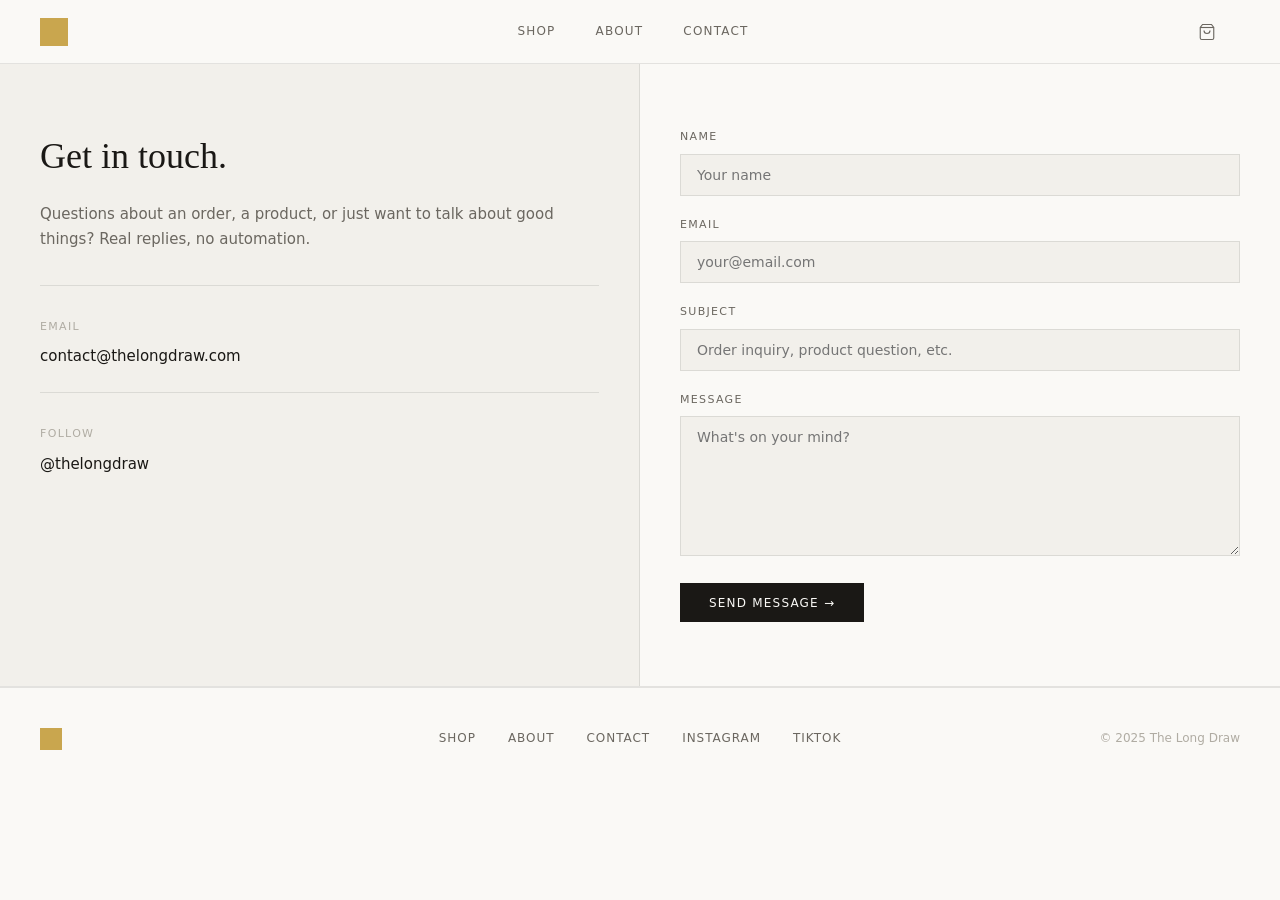
<file: contact.html>
<!DOCTYPE html>
<html lang="en">
<head>
  <meta charset="UTF-8" />
  <meta name="viewport" content="width=device-width, initial-scale=1.0" />
  <title>Contact — The Long Draw</title>
  <meta name="description" content="Get in touch with The Long Draw." />
  <style>
*, *::before, *::after { box-sizing: border-box; margin: 0; padding: 0; }

:root {
  --black: #1a1815;
  --white: #faf9f6;
  --off-white: #f2f0eb;
  --gray-light: #e8e5de;
  --gray-mid: #b0aca3;
  --gray-dark: #6b6760;
  --gold: #c9a84c;
  --navy: #3d3f6e;
  --border: rgba(26,24,21,0.1);
  --font: 'Georgia', serif;
  --sans: system-ui, -apple-system, sans-serif;
  --transition: 0.2s ease;
}

html { scroll-behavior: smooth; }
body {
  font-family: var(--sans);
  background: var(--white);
  color: var(--black);
  font-size: 15px;
  line-height: 1.6;
  -webkit-font-smoothing: antialiased;
}
a { color: inherit; text-decoration: none; }
img { display: block; max-width: 100%; }

/* ── NAV ── */
.nav {
  display: flex;
  justify-content: space-between;
  align-items: center;
  padding: 0 2.5rem;
  height: 64px;
  border-bottom: 1px solid var(--border);
  position: sticky;
  top: 0;
  background: var(--white);
  z-index: 200;
}
.nav-logo img {
  height: 28px;
  width: auto;
  filter: brightness(0) saturate(100%) invert(67%) sepia(40%) saturate(500%) hue-rotate(5deg) brightness(90%);
}
.nav-links {
  display: flex;
  gap: 2.5rem;
}
.nav-links a {
  font-size: 12px;
  letter-spacing: 0.1em;
  text-transform: uppercase;
  color: var(--gray-dark);
  transition: color var(--transition);
}
.nav-links a:hover { color: var(--black); }
.nav-right {
  display: flex;
  align-items: center;
  gap: 1.5rem;
}
.nav-cart {
  background: none;
  border: none;
  cursor: pointer;
  color: var(--gray-dark);
  display: flex;
  align-items: center;
  gap: 6px;
  padding: 0;
  transition: color var(--transition);
}
.nav-cart:hover { color: var(--black); }
.cart-count {
  font-size: 11px;
  font-weight: 600;
  background: var(--black);
  color: var(--white);
  border-radius: 50%;
  width: 18px;
  height: 18px;
  display: flex;
  align-items: center;
  justify-content: center;
  opacity: 0;
  transition: opacity var(--transition);
}
.cart-count.visible { opacity: 1; }

/* hamburger */
.nav-hamburger {
  display: none;
  flex-direction: column;
  gap: 5px;
  background: none;
  border: none;
  cursor: pointer;
  padding: 4px;
}
.nav-hamburger span {
  display: block;
  width: 22px;
  height: 1.5px;
  background: var(--black);
  transition: all 0.3s;
}

/* mobile menu */
.mobile-menu {
  display: none;
  position: fixed;
  inset: 0;
  background: var(--white);
  z-index: 300;
  flex-direction: column;
  padding: 2rem 2rem;
}
.mobile-menu.open { display: flex; }
.mobile-menu-header {
  display: flex;
  justify-content: space-between;
  align-items: center;
  margin-bottom: 3rem;
}
.mobile-menu-close {
  background: none;
  border: none;
  font-size: 28px;
  cursor: pointer;
  color: var(--gray-dark);
  line-height: 1;
}
.mobile-menu nav {
  display: flex;
  flex-direction: column;
  gap: 2rem;
}
.mobile-menu nav a {
  font-family: var(--font);
  font-size: 32px;
  font-weight: 400;
  color: var(--black);
}

/* ── BUTTONS ── */
.btn {
  display: inline-block;
  padding: 0.7rem 1.75rem;
  border: 1px solid var(--black);
  font-size: 12px;
  letter-spacing: 0.1em;
  text-transform: uppercase;
  cursor: pointer;
  background: transparent;
  color: var(--black);
  transition: background var(--transition), color var(--transition);
  font-family: var(--sans);
}
.btn:hover { background: var(--black); color: var(--white); }
.btn-solid { background: var(--black); color: var(--white); }
.btn-solid:hover { background: #333; }
.btn-full { width: 100%; text-align: center; display: block; }

/* ── HERO ── */
.hero {
  padding: 7rem 2.5rem 6rem;
  background: var(--off-white);
  border-bottom: 1px solid var(--border);
  min-height: 520px;
  display: flex;
  flex-direction: column;
  justify-content: center;
}
.hero-eyebrow {
  font-size: 11px;
  letter-spacing: 0.18em;
  text-transform: uppercase;
  color: var(--gray-dark);
  margin-bottom: 1.5rem;
}
.hero-title {
  font-family: var(--font);
  font-size: clamp(48px, 7vw, 80px);
  font-weight: 400;
  line-height: 1.05;
  max-width: 700px;
  margin-bottom: 1.75rem;
}
.hero-sub {
  font-size: 16px;
  color: var(--gray-dark);
  max-width: 420px;
  line-height: 1.7;
  margin-bottom: 2.5rem;
}

/* ── MARQUEE ── */
.marquee-bar {
  padding: 0.9rem 0;
  border-bottom: 1px solid var(--border);
  overflow: hidden;
  white-space: nowrap;
}
.marquee-inner {
  display: inline-block;
  animation: marquee 28s linear infinite;
}
.marquee-inner span {
  font-size: 11px;
  letter-spacing: 0.2em;
  text-transform: uppercase;
  color: var(--gray-dark);
  margin-right: 3.5rem;
}
@keyframes marquee {
  from { transform: translateX(0); }
  to { transform: translateX(-50%); }
}

/* ── SECTIONS ── */
.section {
  padding: 4rem 2.5rem;
  border-bottom: 1px solid var(--border);
}
.section-label {
  font-size: 11px;
  letter-spacing: 0.18em;
  text-transform: uppercase;
  color: var(--gray-dark);
  margin-bottom: 2rem;
}
.section-footer { margin-top: 3rem; text-align: center; }

/* ── PRODUCT GRID ── */
.product-grid {
  display: grid;
  grid-template-columns: repeat(auto-fill, minmax(220px, 1fr));
  gap: 1px;
  background: var(--border);
  border: 1px solid var(--border);
}
.product-card {
  background: var(--white);
  padding: 1.75rem 1.5rem;
  cursor: pointer;
  transition: background var(--transition);
  display: flex;
  flex-direction: column;
  text-decoration: none;
  color: inherit;
}
.product-card:hover { background: var(--off-white); }
.product-img {
  width: 100%;
  aspect-ratio: 1;
  object-fit: cover;
  margin-bottom: 1.25rem;
}
.product-img-placeholder {
  width: 100%;
  aspect-ratio: 1;
  background: var(--gray-light);
  margin-bottom: 1.25rem;
  display: flex;
  align-items: center;
  justify-content: center;
  color: var(--gray-mid);
  font-size: 11px;
  letter-spacing: 0.1em;
  text-transform: uppercase;
}
.product-name { font-size: 14px; font-weight: 500; margin-bottom: 0.3rem; }
.product-vendor { font-size: 12px; color: var(--gray-dark); margin-bottom: 0.75rem; flex: 1; }
.product-price { font-size: 14px; color: var(--gray-dark); }
.product-skeleton {
  background: var(--white);
  aspect-ratio: 0.85;
  animation: pulse 1.5s ease-in-out infinite;
}
@keyframes pulse { 0%, 100% { opacity: 1; } 50% { opacity: 0.4; } }

/* ── MANIFESTO ── */
.manifesto-section {
  padding: 6rem 2.5rem;
  background: var(--off-white);
  border-bottom: 1px solid var(--border);
}
.manifesto { max-width: 560px; }
.manifesto p {
  font-family: var(--font);
  font-size: 19px;
  line-height: 1.85;
  color: var(--gray-dark);
  margin-bottom: 1.25rem;
}
.manifesto p strong { color: var(--black); font-weight: 400; }

/* ── TWO COL ── */
.two-col {
  display: grid;
  grid-template-columns: 1fr 1fr;
  border-bottom: 1px solid var(--border);
}
.col-block {
  padding: 3rem 2.5rem;
  border-right: 1px solid var(--border);
}
.col-block:last-child { border-right: none; }
.col-block h3 {
  font-size: 12px;
  font-weight: 500;
  letter-spacing: 0.1em;
  text-transform: uppercase;
  margin-bottom: 1rem;
}
.col-block p { font-size: 14px; color: var(--gray-dark); line-height: 1.75; }

/* ── EMAIL SIGNUP ── */
.email-section {
  padding: 4rem 2.5rem;
  border-bottom: 1px solid var(--border);
  display: flex;
  align-items: center;
  justify-content: space-between;
  gap: 2rem;
  flex-wrap: wrap;
}
.email-section h3 {
  font-family: var(--font);
  font-size: 24px;
  font-weight: 400;
  margin-bottom: 0.4rem;
}
.email-section p { font-size: 14px; color: var(--gray-dark); }
.email-form {
  display: flex;
  gap: 0;
  flex-shrink: 0;
}
.email-form input {
  padding: 0.7rem 1.25rem;
  border: 1px solid var(--black);
  border-right: none;
  background: var(--off-white);
  font-size: 14px;
  font-family: var(--sans);
  outline: none;
  width: 260px;
  color: var(--black);
}
.email-form input::placeholder { color: var(--gray-mid); }
.email-form button {
  padding: 0.7rem 1.5rem;
  background: var(--black);
  color: var(--white);
  border: 1px solid var(--black);
  font-size: 12px;
  letter-spacing: 0.08em;
  text-transform: uppercase;
  cursor: pointer;
  font-family: var(--sans);
  transition: background var(--transition);
}
.email-form button:hover { background: #333; }

/* ── FOOTER ── */
.footer {
  padding: 2.5rem 2.5rem;
  display: grid;
  grid-template-columns: 1fr auto 1fr;
  align-items: center;
  gap: 1rem;
  border-top: 1px solid var(--border);
}
.footer-logo img {
  height: 22px;
  width: auto;
  filter: brightness(0) saturate(100%) invert(67%) sepia(40%) saturate(500%) hue-rotate(5deg) brightness(90%);
}
.footer-links {
  display: flex;
  gap: 2rem;
  justify-content: center;
}
.footer-links a {
  font-size: 12px;
  letter-spacing: 0.08em;
  text-transform: uppercase;
  color: var(--gray-dark);
  transition: color var(--transition);
}
.footer-links a:hover { color: var(--black); }
.footer-copy {
  font-size: 12px;
  color: var(--gray-mid);
  text-align: right;
}

/* ── CART DRAWER ── */
.cart-drawer {
  position: fixed;
  top: 0; right: 0;
  width: 380px;
  height: 100vh;
  background: var(--white);
  border-left: 1px solid var(--border);
  z-index: 1000;
  transform: translateX(100%);
  transition: transform 0.3s ease;
  display: flex;
  flex-direction: column;
}
.cart-drawer.open { transform: translateX(0); }
.cart-overlay {
  position: fixed;
  inset: 0;
  background: rgba(26,24,21,0.4);
  z-index: 999;
  opacity: 0;
  pointer-events: none;
  transition: opacity 0.3s;
}
.cart-overlay.open { opacity: 1; pointer-events: all; }
.cart-header {
  padding: 1.5rem;
  border-bottom: 1px solid var(--border);
  display: flex;
  justify-content: space-between;
  align-items: center;
}
.cart-title { font-size: 13px; letter-spacing: 0.1em; text-transform: uppercase; }
.cart-close {
  background: none;
  border: none;
  font-size: 24px;
  cursor: pointer;
  color: var(--gray-dark);
  line-height: 1;
}
.cart-items { flex: 1; overflow-y: auto; padding: 1.5rem; }
.cart-item {
  display: flex;
  gap: 1rem;
  padding: 1rem 0;
  border-bottom: 1px solid var(--border);
}
.cart-item-img {
  width: 72px;
  height: 72px;
  object-fit: cover;
  background: var(--gray-light);
  flex-shrink: 0;
}
.cart-item-info { flex: 1; }
.cart-item-name { font-size: 13px; font-weight: 500; margin-bottom: 4px; }
.cart-item-price { font-size: 13px; color: var(--gray-dark); }
.cart-item-remove {
  background: none;
  border: none;
  font-size: 20px;
  cursor: pointer;
  color: var(--gray-mid);
  align-self: flex-start;
  line-height: 1;
}
.cart-footer { padding: 1.5rem; border-top: 1px solid var(--border); }
.cart-total {
  display: flex;
  justify-content: space-between;
  font-size: 14px;
  margin-bottom: 1rem;
}
.cart-empty {
  text-align: center;
  color: var(--gray-dark);
  font-size: 14px;
  padding: 3rem 0;
}

/* ── PAGE HEADER ── */
.page-header {
  padding: 4rem 2.5rem 2.5rem;
  border-bottom: 1px solid var(--border);
  background: var(--off-white);
}
.page-header h1 {
  font-family: var(--font);
  font-size: clamp(32px, 5vw, 48px);
  font-weight: 400;
  margin-bottom: 0.5rem;
}
.page-header p { font-size: 14px; color: var(--gray-dark); }

/* ── PRODUCT PAGE ── */
.product-page {
  display: grid;
  grid-template-columns: 1fr 1fr;
  min-height: 70vh;
  border-bottom: 1px solid var(--border);
}
.product-page-images {
  background: var(--off-white);
  border-right: 1px solid var(--border);
  padding: 3rem;
  display: flex;
  flex-direction: column;
  gap: 1rem;
}
.product-page-images img {
  width: 100%;
  object-fit: contain;
  max-height: 480px;
}
.product-page-info { padding: 4rem 3rem; }
.product-page-vendor {
  font-size: 11px;
  letter-spacing: 0.12em;
  text-transform: uppercase;
  color: var(--gray-dark);
  margin-bottom: 0.75rem;
}
.product-page-info h1 {
  font-family: var(--font);
  font-size: clamp(24px, 3vw, 34px);
  font-weight: 400;
  margin-bottom: 0.75rem;
}
.product-page-price {
  font-size: 20px;
  color: var(--gray-dark);
  margin-bottom: 2rem;
}
.product-page-desc {
  font-size: 15px;
  color: var(--gray-dark);
  line-height: 1.8;
  margin-bottom: 2.5rem;
  border-top: 1px solid var(--border);
  padding-top: 1.5rem;
}
.variant-label {
  font-size: 11px;
  letter-spacing: 0.1em;
  text-transform: uppercase;
  color: var(--gray-dark);
  margin-bottom: 0.5rem;
}
.variant-select {
  width: 100%;
  padding: 0.75rem 1rem;
  border: 1px solid var(--border);
  background: var(--off-white);
  font-size: 14px;
  margin-bottom: 1.25rem;
  outline: none;
  cursor: pointer;
  font-family: var(--sans);
  color: var(--black);
  appearance: none;
  background-image: url("data:image/svg+xml,%3Csvg xmlns='http://www.w3.org/2000/svg' width='12' height='12' viewBox='0 0 24 24' fill='none' stroke='%236b6760' stroke-width='2'%3E%3Cpath d='M6 9l6 6 6-6'/%3E%3C/svg%3E");
  background-repeat: no-repeat;
  background-position: right 1rem center;
}
.product-meta {
  margin-top: 1.5rem;
  padding-top: 1.5rem;
  border-top: 1px solid var(--border);
  font-size: 12px;
  color: var(--gray-mid);
  line-height: 1.8;
}
.back-link {
  font-size: 12px;
  letter-spacing: 0.08em;
  text-transform: uppercase;
  color: var(--gray-dark);
  display: inline-flex;
  align-items: center;
  gap: 6px;
  padding: 1.25rem 2.5rem;
  border-bottom: 1px solid var(--border);
  transition: color var(--transition);
  width: 100%;
}
.back-link:hover { color: var(--black); }

/* ── ABOUT ── */
.about-hero {
  padding: 6rem 2.5rem;
  background: var(--off-white);
  border-bottom: 1px solid var(--border);
}
.about-hero h1 {
  font-family: var(--font);
  font-size: clamp(32px, 5vw, 52px);
  font-weight: 400;
  line-height: 1.15;
  max-width: 640px;
  margin-bottom: 1.5rem;
}
.about-hero p { font-size: 15px; color: var(--gray-dark); }
.about-body {
  padding: 4rem 2.5rem;
  max-width: 640px;
  border-bottom: 1px solid var(--border);
}
.about-body p {
  font-family: var(--font);
  font-size: 17px;
  line-height: 1.9;
  color: var(--gray-dark);
  margin-bottom: 1.5rem;
}
.about-body p strong { color: var(--black); font-weight: 400; }
.about-body p:last-child { margin-bottom: 0; color: var(--gray-mid); font-size: 14px; font-family: var(--sans); }

/* ── CONTACT ── */
.contact-wrap {
  display: grid;
  grid-template-columns: 1fr 1fr;
  border-bottom: 1px solid var(--border);
}
.contact-info {
  padding: 4rem 2.5rem;
  background: var(--off-white);
  border-right: 1px solid var(--border);
}
.contact-info h1 {
  font-family: var(--font);
  font-size: 36px;
  font-weight: 400;
  margin-bottom: 1rem;
}
.contact-info p { font-size: 15px; color: var(--gray-dark); line-height: 1.7; margin-bottom: 2rem; }
.contact-detail {
  padding-top: 2rem;
  border-top: 1px solid var(--border);
}
.contact-detail p {
  font-size: 11px;
  letter-spacing: 0.12em;
  text-transform: uppercase;
  color: var(--gray-mid);
  margin-bottom: 0.5rem;
}
.contact-detail a { font-size: 15px; color: var(--black); }
.contact-form { padding: 4rem 2.5rem; }
.form-group { margin-bottom: 1.25rem; }
.form-group label {
  display: block;
  font-size: 11px;
  letter-spacing: 0.12em;
  text-transform: uppercase;
  color: var(--gray-dark);
  margin-bottom: 0.5rem;
}
.form-group input,
.form-group textarea {
  width: 100%;
  padding: 0.75rem 1rem;
  border: 1px solid var(--border);
  background: var(--off-white);
  font-family: var(--sans);
  font-size: 14px;
  color: var(--black);
  outline: none;
  transition: border-color var(--transition);
}
.form-group input:focus,
.form-group textarea:focus { border-color: var(--black); }
.form-group textarea { height: 140px; resize: vertical; }
.form-msg { font-size: 13px; color: var(--gray-dark); margin-top: 1rem; display: none; }

/* ── RESPONSIVE ── */
@media (max-width: 768px) {
  .nav { padding: 0 1.25rem; }
  .nav-links { display: none; }
  .nav-hamburger { display: flex; }
  .hero { padding: 4rem 1.25rem; }
  .section { padding: 3rem 1.25rem; }
  .manifesto-section { padding: 4rem 1.25rem; }
  .two-col { grid-template-columns: 1fr; }
  .col-block { border-right: none; border-bottom: 1px solid var(--border); }
  .col-block:last-child { border-bottom: none; }
  .email-section { flex-direction: column; align-items: flex-start; padding: 3rem 1.25rem; }
  .email-form { width: 100%; }
  .email-form input { flex: 1; width: auto; }
  .footer { grid-template-columns: 1fr; gap: 1.5rem; padding: 2rem 1.25rem; }
  .footer-copy { text-align: left; }
  .footer-links { flex-wrap: wrap; gap: 1rem; }
  .cart-drawer { width: 100%; }
  .product-page { grid-template-columns: 1fr; }
  .product-page-images { border-right: none; border-bottom: 1px solid var(--border); padding: 2rem 1.25rem; }
  .product-page-info { padding: 2rem 1.25rem; }
  .page-header { padding: 3rem 1.25rem; }
  .about-hero { padding: 4rem 1.25rem; }
  .about-body { padding: 3rem 1.25rem; }
  .contact-wrap { grid-template-columns: 1fr; }
  .contact-info { border-right: none; border-bottom: 1px solid var(--border); padding: 3rem 1.25rem; }
  .contact-form { padding: 3rem 1.25rem; }
  .product-grid { grid-template-columns: repeat(2, 1fr); }
}

  </style>
</head>
<body>

  <nav class="nav">
    <a href="index.html" class="nav-logo">
      <img src="logo.png" alt="The Long Draw" />
    </a>
    <div class="nav-links">
      <a href="shop.html">Shop</a>
      <a href="about.html">About</a>
      <a href="contact.html">Contact</a>
    </div>
    <div class="nav-right">
      <button class="nav-cart" id="cart-btn" aria-label="Cart">
        <svg width="18" height="18" viewBox="0 0 24 24" fill="none" stroke="currentColor" stroke-width="1.5">
          <path d="M6 2L3 6v14a2 2 0 002 2h14a2 2 0 002-2V6l-3-4z"/>
          <line x1="3" y1="6" x2="21" y2="6"/>
          <path d="M16 10a4 4 0 01-8 0"/>
        </svg>
        <span class="cart-count" id="cart-count">0</span>
      </button>
      <button class="nav-hamburger" id="hamburger" aria-label="Menu">
        <span></span><span></span><span></span>
      </button>
    </div>
  </nav>
  <div class="mobile-menu" id="mobile-menu">
    <div class="mobile-menu-header">
      <img src="logo.png" alt="The Long Draw" style="height:24px;filter:brightness(0) saturate(100%) invert(67%) sepia(40%) saturate(500%) hue-rotate(5deg) brightness(90%);" />
      <button class="mobile-menu-close" id="mobile-close">&times;</button>
    </div>
    <nav>
      <a href="shop.html">Shop</a>
      <a href="about.html">About</a>
      <a href="contact.html">Contact</a>
    </nav>
  </div>
  <div class="cart-drawer" id="cart-drawer">
    <div class="cart-header">
      <span class="cart-title">Your cart</span>
      <button class="cart-close" id="cart-close">&times;</button>
    </div>
    <div class="cart-items" id="cart-items"></div>
    <div class="cart-footer" id="cart-footer"></div>
  </div>
  <div class="cart-overlay" id="cart-overlay"></div>


  <div class="contact-wrap">
    <div class="contact-info">
      <h1>Get in touch.</h1>
      <p>Questions about an order, a product, or just want to talk about good things? Real replies, no automation.</p>
      <div class="contact-detail"><p>Email</p><a href="mailto:contact@thelongdraw.com">contact@thelongdraw.com</a></div>
      <div class="contact-detail" style="margin-top:1.5rem;"><p>Follow</p><a href="https://instagram.com/thelongdraw" target="_blank">@thelongdraw</a></div>
    </div>
    <div class="contact-form">
      <div class="form-group"><label>Name</label><input type="text" id="c-name" placeholder="Your name" /></div>
      <div class="form-group"><label>Email</label><input type="email" id="c-email" placeholder="your@email.com" /></div>
      <div class="form-group"><label>Subject</label><input type="text" id="c-subject" placeholder="Order inquiry, product question, etc." /></div>
      <div class="form-group"><label>Message</label><textarea id="c-msg" placeholder="What's on your mind?"></textarea></div>
      <button class="btn btn-solid" onclick="handleContact()">Send message &rarr;</button>
      <p class="form-msg" id="contact-msg"></p>
    </div>
  </div>


  <footer class="footer">
    <a href="index.html" class="footer-logo"><img src="logo.png" alt="The Long Draw" /></a>
    <div class="footer-links">
      <a href="shop.html">Shop</a>
      <a href="about.html">About</a>
      <a href="contact.html">Contact</a>
      <a href="https://instagram.com/thelongdraw" target="_blank">Instagram</a>
      <a href="https://tiktok.com/@thelongdraw" target="_blank">TikTok</a>
    </div>
    <span class="footer-copy">&copy; 2025 The Long Draw</span>
  </footer>


  <script>
const SHOPIFY_DOMAIN = 'feez07-2e.myshopify.com';
const SHOPIFY_TOKEN = '32180410474345f75bc8d35c00e4ade7';
const API_URL = `https://${SHOPIFY_DOMAIN}/api/2024-01/graphql.json`;

async function shopifyFetch(query, variables = {}) {
  const res = await fetch(API_URL, {
    method: 'POST',
    headers: {
      'Content-Type': 'application/json',
      'X-Shopify-Storefront-Access-Token': SHOPIFY_TOKEN,
    },
    body: JSON.stringify({ query, variables }),
  });
  return res.json();
}

async function getProducts(first = 24) {
  const { data } = await shopifyFetch(`
    query($first: Int!) {
      products(first: $first) {
        edges { node {
          id title handle description vendor
          priceRange { minVariantPrice { amount currencyCode } }
          images(first: 1) { edges { node { url altText } } }
          variants(first: 1) { edges { node { id } } }
        }}
      }
    }`, { first });
  return data.products.edges.map(e => e.node);
}

async function getProduct(handle) {
  const { data } = await shopifyFetch(`
    query($handle: String!) {
      product(handle: $handle) {
        id title handle description vendor
        priceRange { minVariantPrice { amount currencyCode } }
        images(first: 8) { edges { node { url altText } } }
        variants(first: 20) { edges { node {
          id title availableForSale
          price { amount currencyCode }
        }}}
      }
    }`, { handle });
  return data.product;
}

async function createCart() {
  const { data } = await shopifyFetch(`
    mutation { cartCreate { cart { id checkoutUrl } } }
  `);
  return data.cartCreate.cart;
}

async function addToCart(cartId, merchandiseId, quantity = 1) {
  const { data } = await shopifyFetch(`
    mutation($cartId: ID!, $lines: [CartLineInput!]!) {
      cartLinesAdd(cartId: $cartId, lines: $lines) {
        cart { ...CartFields }
      }
    }
    fragment CartFields on Cart {
      id checkoutUrl
      cost { totalAmount { amount currencyCode } }
      lines(first: 20) { edges { node {
        id quantity
        merchandise { ... on ProductVariant {
          id title price { amount currencyCode }
          product { title images(first:1){ edges{ node{ url } } } }
        }}
      }}}
    }`, { cartId, lines: [{ merchandiseId, quantity }] });
  const cart = data.cartLinesAdd.cart;
    cart.checkoutUrl = cart.checkoutUrl.replace('www.thelongdraw.com', 'feez07-2e.myshopify.com').replace('thelongdraw.com', 'feez07-2e.myshopify.com');
    return cart;
}

async function removeFromCart(cartId, lineId) {
  const { data } = await shopifyFetch(`
    mutation($cartId: ID!, $lineIds: [ID!]!) {
      cartLinesRemove(cartId: $cartId, lineIds: $lineIds) {
        cart { ...CartFields }
      }
    }
    fragment CartFields on Cart {
      id checkoutUrl
      cost { totalAmount { amount currencyCode } }
      lines(first: 20) { edges { node {
        id quantity
        merchandise { ... on ProductVariant {
          id title price { amount currencyCode }
          product { title images(first:1){ edges{ node{ url } } } }
        }}
      }}}
    }`, { cartId, lineIds: [lineId] });
  const cart2 = data.cartLinesRemove.cart;
    cart2.checkoutUrl = cart2.checkoutUrl.replace('www.thelongdraw.com', 'feez07-2e.myshopify.com').replace('thelongdraw.com', 'feez07-2e.myshopify.com');
    return cart2;
}

function formatPrice(amount, currency = 'USD') {
  return new Intl.NumberFormat('en-US', { style: 'currency', currency }).format(amount);
}

// ── CART ──
let cartId = localStorage.getItem('ld_cart_id') || null;

async function ensureCart() {
  if (!cartId) {
    const cart = await createCart();
    cartId = cart.id;
    localStorage.setItem('ld_cart_id', cartId);
  }
  return cartId;
}

function renderCart(cart) {
  const items = cart.lines.edges;
  const count = items.reduce((s, e) => s + e.node.quantity, 0);
  document.querySelectorAll('.cart-count').forEach(el => {
    el.textContent = count;
    el.classList.toggle('visible', count > 0);
  });

  const itemsEl = document.getElementById('cart-items');
  const footerEl = document.getElementById('cart-footer');
  if (!itemsEl) return;

  if (!items.length) {
    itemsEl.innerHTML = '<p class="cart-empty">Your cart is empty.</p>';
    if (footerEl) footerEl.innerHTML = '';
    return;
  }

  itemsEl.innerHTML = items.map(({ node: n }) => {
    const img = n.merchandise.product.images.edges[0]?.node.url || '';
    return `<div class="cart-item">
      ${img ? `<img class="cart-item-img" src="${img}" alt="${n.merchandise.product.title}" />` : '<div class="cart-item-img"></div>'}
      <div class="cart-item-info">
        <p class="cart-item-name">${n.merchandise.product.title}</p>
        <p class="cart-item-price">${formatPrice(n.merchandise.price.amount)} &times; ${n.quantity}</p>
      </div>
      <button class="cart-item-remove" onclick="handleRemove('${n.id}')">&times;</button>
    </div>`;
  }).join('');

  if (footerEl) {
    const t = cart.cost.totalAmount;
    footerEl.innerHTML = `
      <div class="cart-total"><span>Total</span><span>${formatPrice(t.amount, t.currencyCode)}</span></div>
      <a href="${cart.checkoutUrl}" class="btn btn-solid btn-full">Checkout &rarr;</a>`;
  }
}

async function handleAddToCart(variantId) {
  const btn = document.getElementById('add-to-cart-btn');
  if (btn) { btn.textContent = 'Adding...'; btn.disabled = true; }
  try {
    await ensureCart();
    const cart = await addToCart(cartId, variantId);
    renderCart(cart);
    openCart();
  } catch(e) { console.error(e); }
  finally {
    if (btn) { btn.textContent = 'Add to cart'; btn.disabled = false; }
  }
}

async function handleRemove(lineId) {
  try {
    await ensureCart();
    const cart = await removeFromCart(cartId, lineId);
    renderCart(cart);
  } catch(e) { console.error(e); }
}

function openCart() {
  document.getElementById('cart-drawer')?.classList.add('open');
  document.getElementById('cart-overlay')?.classList.add('open');
}
function closeCart() {
  document.getElementById('cart-drawer')?.classList.remove('open');
  document.getElementById('cart-overlay')?.classList.remove('open');
}

document.addEventListener('DOMContentLoaded', () => {
  document.getElementById('cart-btn')?.addEventListener('click', openCart);
  document.getElementById('cart-close')?.addEventListener('click', closeCart);
  document.getElementById('cart-overlay')?.addEventListener('click', closeCart);

  // ── MOBILE NAV ──
  const hamburger = document.getElementById('hamburger');
  const mobileMenu = document.getElementById('mobile-menu');
  const mobileClose = document.getElementById('mobile-close');

  hamburger?.addEventListener('click', () => mobileMenu?.classList.add('open'));
  mobileClose?.addEventListener('click', () => mobileMenu?.classList.remove('open'));
  mobileMenu?.querySelectorAll('a').forEach(a => {
    a.addEventListener('click', () => mobileMenu.classList.remove('open'));
  });

  // ── EMAIL SIGNUP ──
  document.getElementById('email-form')?.addEventListener('submit', e => {
    e.preventDefault();
    const input = document.getElementById('email-input');
    if (input?.value) {
      input.value = '';
      const msg = document.getElementById('email-msg');
      if (msg) { msg.textContent = "You're on the list."; msg.style.display = 'block'; }
    }
  });
});

  </script>

<script>
function handleContact() {
  const name = document.getElementById('c-name').value.trim();
  const email = document.getElementById('c-email').value.trim();
  const msg = document.getElementById('c-msg').value.trim();
  const out = document.getElementById('contact-msg');
  if (!name || !email || !msg) { out.textContent = 'Please fill in all fields.'; out.style.display = 'block'; return; }
  out.textContent = "Message sent. We'll be in touch.";
  out.style.display = 'block';
  ['c-name','c-email','c-subject','c-msg'].forEach(id => { const el = document.getElementById(id); if(el) el.value = ''; });
}
</script>
</body>
</html>
</file>
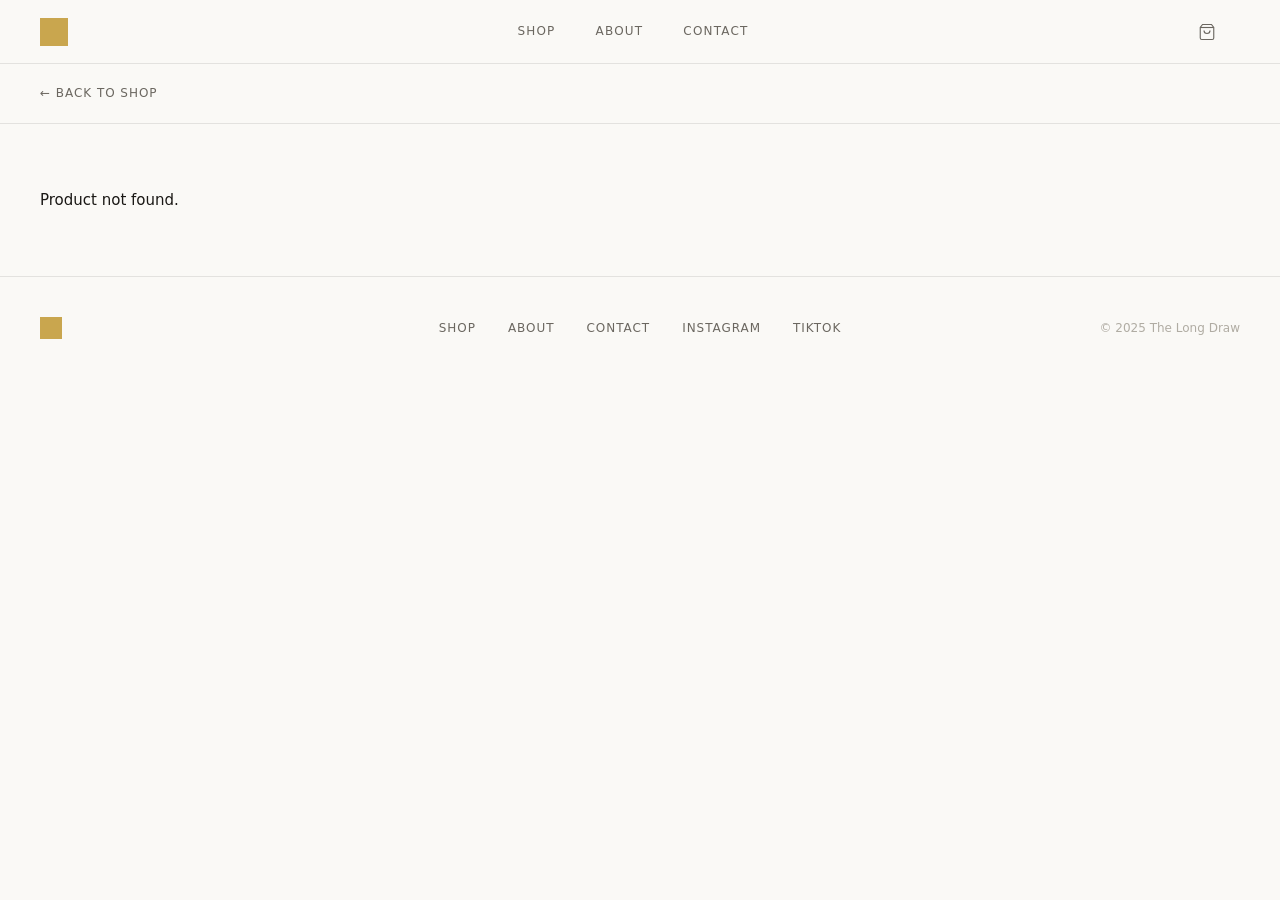
<file: product.html>
<!DOCTYPE html>
<html lang="en">
<head>
  <meta charset="UTF-8" />
  <meta name="viewport" content="width=device-width, initial-scale=1.0" />
  <title>Product — The Long Draw</title>
  <meta name="description" content="The Long Draw product." />
  <style>
*, *::before, *::after { box-sizing: border-box; margin: 0; padding: 0; }

:root {
  --black: #1a1815;
  --white: #faf9f6;
  --off-white: #f2f0eb;
  --gray-light: #e8e5de;
  --gray-mid: #b0aca3;
  --gray-dark: #6b6760;
  --gold: #c9a84c;
  --navy: #3d3f6e;
  --border: rgba(26,24,21,0.1);
  --font: 'Georgia', serif;
  --sans: system-ui, -apple-system, sans-serif;
  --transition: 0.2s ease;
}

html { scroll-behavior: smooth; }
body {
  font-family: var(--sans);
  background: var(--white);
  color: var(--black);
  font-size: 15px;
  line-height: 1.6;
  -webkit-font-smoothing: antialiased;
}
a { color: inherit; text-decoration: none; }
img { display: block; max-width: 100%; }

/* ── NAV ── */
.nav {
  display: flex;
  justify-content: space-between;
  align-items: center;
  padding: 0 2.5rem;
  height: 64px;
  border-bottom: 1px solid var(--border);
  position: sticky;
  top: 0;
  background: var(--white);
  z-index: 200;
}
.nav-logo img {
  height: 28px;
  width: auto;
  filter: brightness(0) saturate(100%) invert(67%) sepia(40%) saturate(500%) hue-rotate(5deg) brightness(90%);
}
.nav-links {
  display: flex;
  gap: 2.5rem;
}
.nav-links a {
  font-size: 12px;
  letter-spacing: 0.1em;
  text-transform: uppercase;
  color: var(--gray-dark);
  transition: color var(--transition);
}
.nav-links a:hover { color: var(--black); }
.nav-right {
  display: flex;
  align-items: center;
  gap: 1.5rem;
}
.nav-cart {
  background: none;
  border: none;
  cursor: pointer;
  color: var(--gray-dark);
  display: flex;
  align-items: center;
  gap: 6px;
  padding: 0;
  transition: color var(--transition);
}
.nav-cart:hover { color: var(--black); }
.cart-count {
  font-size: 11px;
  font-weight: 600;
  background: var(--black);
  color: var(--white);
  border-radius: 50%;
  width: 18px;
  height: 18px;
  display: flex;
  align-items: center;
  justify-content: center;
  opacity: 0;
  transition: opacity var(--transition);
}
.cart-count.visible { opacity: 1; }

/* hamburger */
.nav-hamburger {
  display: none;
  flex-direction: column;
  gap: 5px;
  background: none;
  border: none;
  cursor: pointer;
  padding: 4px;
}
.nav-hamburger span {
  display: block;
  width: 22px;
  height: 1.5px;
  background: var(--black);
  transition: all 0.3s;
}

/* mobile menu */
.mobile-menu {
  display: none;
  position: fixed;
  inset: 0;
  background: var(--white);
  z-index: 300;
  flex-direction: column;
  padding: 2rem 2rem;
}
.mobile-menu.open { display: flex; }
.mobile-menu-header {
  display: flex;
  justify-content: space-between;
  align-items: center;
  margin-bottom: 3rem;
}
.mobile-menu-close {
  background: none;
  border: none;
  font-size: 28px;
  cursor: pointer;
  color: var(--gray-dark);
  line-height: 1;
}
.mobile-menu nav {
  display: flex;
  flex-direction: column;
  gap: 2rem;
}
.mobile-menu nav a {
  font-family: var(--font);
  font-size: 32px;
  font-weight: 400;
  color: var(--black);
}

/* ── BUTTONS ── */
.btn {
  display: inline-block;
  padding: 0.7rem 1.75rem;
  border: 1px solid var(--black);
  font-size: 12px;
  letter-spacing: 0.1em;
  text-transform: uppercase;
  cursor: pointer;
  background: transparent;
  color: var(--black);
  transition: background var(--transition), color var(--transition);
  font-family: var(--sans);
}
.btn:hover { background: var(--black); color: var(--white); }
.btn-solid { background: var(--black); color: var(--white); }
.btn-solid:hover { background: #333; }
.btn-full { width: 100%; text-align: center; display: block; }

/* ── HERO ── */
.hero {
  padding: 7rem 2.5rem 6rem;
  background: var(--off-white);
  border-bottom: 1px solid var(--border);
  min-height: 520px;
  display: flex;
  flex-direction: column;
  justify-content: center;
}
.hero-eyebrow {
  font-size: 11px;
  letter-spacing: 0.18em;
  text-transform: uppercase;
  color: var(--gray-dark);
  margin-bottom: 1.5rem;
}
.hero-title {
  font-family: var(--font);
  font-size: clamp(48px, 7vw, 80px);
  font-weight: 400;
  line-height: 1.05;
  max-width: 700px;
  margin-bottom: 1.75rem;
}
.hero-sub {
  font-size: 16px;
  color: var(--gray-dark);
  max-width: 420px;
  line-height: 1.7;
  margin-bottom: 2.5rem;
}

/* ── MARQUEE ── */
.marquee-bar {
  padding: 0.9rem 0;
  border-bottom: 1px solid var(--border);
  overflow: hidden;
  white-space: nowrap;
}
.marquee-inner {
  display: inline-block;
  animation: marquee 28s linear infinite;
}
.marquee-inner span {
  font-size: 11px;
  letter-spacing: 0.2em;
  text-transform: uppercase;
  color: var(--gray-dark);
  margin-right: 3.5rem;
}
@keyframes marquee {
  from { transform: translateX(0); }
  to { transform: translateX(-50%); }
}

/* ── SECTIONS ── */
.section {
  padding: 4rem 2.5rem;
  border-bottom: 1px solid var(--border);
}
.section-label {
  font-size: 11px;
  letter-spacing: 0.18em;
  text-transform: uppercase;
  color: var(--gray-dark);
  margin-bottom: 2rem;
}
.section-footer { margin-top: 3rem; text-align: center; }

/* ── PRODUCT GRID ── */
.product-grid {
  display: grid;
  grid-template-columns: repeat(auto-fill, minmax(220px, 1fr));
  gap: 1px;
  background: var(--border);
  border: 1px solid var(--border);
}
.product-card {
  background: var(--white);
  padding: 1.75rem 1.5rem;
  cursor: pointer;
  transition: background var(--transition);
  display: flex;
  flex-direction: column;
  text-decoration: none;
  color: inherit;
}
.product-card:hover { background: var(--off-white); }
.product-img {
  width: 100%;
  aspect-ratio: 1;
  object-fit: cover;
  margin-bottom: 1.25rem;
}
.product-img-placeholder {
  width: 100%;
  aspect-ratio: 1;
  background: var(--gray-light);
  margin-bottom: 1.25rem;
  display: flex;
  align-items: center;
  justify-content: center;
  color: var(--gray-mid);
  font-size: 11px;
  letter-spacing: 0.1em;
  text-transform: uppercase;
}
.product-name { font-size: 14px; font-weight: 500; margin-bottom: 0.3rem; }
.product-vendor { font-size: 12px; color: var(--gray-dark); margin-bottom: 0.75rem; flex: 1; }
.product-price { font-size: 14px; color: var(--gray-dark); }
.product-skeleton {
  background: var(--white);
  aspect-ratio: 0.85;
  animation: pulse 1.5s ease-in-out infinite;
}
@keyframes pulse { 0%, 100% { opacity: 1; } 50% { opacity: 0.4; } }

/* ── MANIFESTO ── */
.manifesto-section {
  padding: 6rem 2.5rem;
  background: var(--off-white);
  border-bottom: 1px solid var(--border);
}
.manifesto { max-width: 560px; }
.manifesto p {
  font-family: var(--font);
  font-size: 19px;
  line-height: 1.85;
  color: var(--gray-dark);
  margin-bottom: 1.25rem;
}
.manifesto p strong { color: var(--black); font-weight: 400; }

/* ── TWO COL ── */
.two-col {
  display: grid;
  grid-template-columns: 1fr 1fr;
  border-bottom: 1px solid var(--border);
}
.col-block {
  padding: 3rem 2.5rem;
  border-right: 1px solid var(--border);
}
.col-block:last-child { border-right: none; }
.col-block h3 {
  font-size: 12px;
  font-weight: 500;
  letter-spacing: 0.1em;
  text-transform: uppercase;
  margin-bottom: 1rem;
}
.col-block p { font-size: 14px; color: var(--gray-dark); line-height: 1.75; }

/* ── EMAIL SIGNUP ── */
.email-section {
  padding: 4rem 2.5rem;
  border-bottom: 1px solid var(--border);
  display: flex;
  align-items: center;
  justify-content: space-between;
  gap: 2rem;
  flex-wrap: wrap;
}
.email-section h3 {
  font-family: var(--font);
  font-size: 24px;
  font-weight: 400;
  margin-bottom: 0.4rem;
}
.email-section p { font-size: 14px; color: var(--gray-dark); }
.email-form {
  display: flex;
  gap: 0;
  flex-shrink: 0;
}
.email-form input {
  padding: 0.7rem 1.25rem;
  border: 1px solid var(--black);
  border-right: none;
  background: var(--off-white);
  font-size: 14px;
  font-family: var(--sans);
  outline: none;
  width: 260px;
  color: var(--black);
}
.email-form input::placeholder { color: var(--gray-mid); }
.email-form button {
  padding: 0.7rem 1.5rem;
  background: var(--black);
  color: var(--white);
  border: 1px solid var(--black);
  font-size: 12px;
  letter-spacing: 0.08em;
  text-transform: uppercase;
  cursor: pointer;
  font-family: var(--sans);
  transition: background var(--transition);
}
.email-form button:hover { background: #333; }

/* ── FOOTER ── */
.footer {
  padding: 2.5rem 2.5rem;
  display: grid;
  grid-template-columns: 1fr auto 1fr;
  align-items: center;
  gap: 1rem;
  border-top: 1px solid var(--border);
}
.footer-logo img {
  height: 22px;
  width: auto;
  filter: brightness(0) saturate(100%) invert(67%) sepia(40%) saturate(500%) hue-rotate(5deg) brightness(90%);
}
.footer-links {
  display: flex;
  gap: 2rem;
  justify-content: center;
}
.footer-links a {
  font-size: 12px;
  letter-spacing: 0.08em;
  text-transform: uppercase;
  color: var(--gray-dark);
  transition: color var(--transition);
}
.footer-links a:hover { color: var(--black); }
.footer-copy {
  font-size: 12px;
  color: var(--gray-mid);
  text-align: right;
}

/* ── CART DRAWER ── */
.cart-drawer {
  position: fixed;
  top: 0; right: 0;
  width: 380px;
  height: 100vh;
  background: var(--white);
  border-left: 1px solid var(--border);
  z-index: 1000;
  transform: translateX(100%);
  transition: transform 0.3s ease;
  display: flex;
  flex-direction: column;
}
.cart-drawer.open { transform: translateX(0); }
.cart-overlay {
  position: fixed;
  inset: 0;
  background: rgba(26,24,21,0.4);
  z-index: 999;
  opacity: 0;
  pointer-events: none;
  transition: opacity 0.3s;
}
.cart-overlay.open { opacity: 1; pointer-events: all; }
.cart-header {
  padding: 1.5rem;
  border-bottom: 1px solid var(--border);
  display: flex;
  justify-content: space-between;
  align-items: center;
}
.cart-title { font-size: 13px; letter-spacing: 0.1em; text-transform: uppercase; }
.cart-close {
  background: none;
  border: none;
  font-size: 24px;
  cursor: pointer;
  color: var(--gray-dark);
  line-height: 1;
}
.cart-items { flex: 1; overflow-y: auto; padding: 1.5rem; }
.cart-item {
  display: flex;
  gap: 1rem;
  padding: 1rem 0;
  border-bottom: 1px solid var(--border);
}
.cart-item-img {
  width: 72px;
  height: 72px;
  object-fit: cover;
  background: var(--gray-light);
  flex-shrink: 0;
}
.cart-item-info { flex: 1; }
.cart-item-name { font-size: 13px; font-weight: 500; margin-bottom: 4px; }
.cart-item-price { font-size: 13px; color: var(--gray-dark); }
.cart-item-remove {
  background: none;
  border: none;
  font-size: 20px;
  cursor: pointer;
  color: var(--gray-mid);
  align-self: flex-start;
  line-height: 1;
}
.cart-footer { padding: 1.5rem; border-top: 1px solid var(--border); }
.cart-total {
  display: flex;
  justify-content: space-between;
  font-size: 14px;
  margin-bottom: 1rem;
}
.cart-empty {
  text-align: center;
  color: var(--gray-dark);
  font-size: 14px;
  padding: 3rem 0;
}

/* ── PAGE HEADER ── */
.page-header {
  padding: 4rem 2.5rem 2.5rem;
  border-bottom: 1px solid var(--border);
  background: var(--off-white);
}
.page-header h1 {
  font-family: var(--font);
  font-size: clamp(32px, 5vw, 48px);
  font-weight: 400;
  margin-bottom: 0.5rem;
}
.page-header p { font-size: 14px; color: var(--gray-dark); }

/* ── PRODUCT PAGE ── */
.product-page {
  display: grid;
  grid-template-columns: 1fr 1fr;
  min-height: 70vh;
  border-bottom: 1px solid var(--border);
}
.product-page-images {
  background: var(--off-white);
  border-right: 1px solid var(--border);
  padding: 3rem;
  display: flex;
  flex-direction: column;
  gap: 1rem;
}
.product-page-images img {
  width: 100%;
  object-fit: contain;
  max-height: 480px;
}
.product-page-info { padding: 4rem 3rem; }
.product-page-vendor {
  font-size: 11px;
  letter-spacing: 0.12em;
  text-transform: uppercase;
  color: var(--gray-dark);
  margin-bottom: 0.75rem;
}
.product-page-info h1 {
  font-family: var(--font);
  font-size: clamp(24px, 3vw, 34px);
  font-weight: 400;
  margin-bottom: 0.75rem;
}
.product-page-price {
  font-size: 20px;
  color: var(--gray-dark);
  margin-bottom: 2rem;
}
.product-page-desc {
  font-size: 15px;
  color: var(--gray-dark);
  line-height: 1.8;
  margin-bottom: 2.5rem;
  border-top: 1px solid var(--border);
  padding-top: 1.5rem;
}
.variant-label {
  font-size: 11px;
  letter-spacing: 0.1em;
  text-transform: uppercase;
  color: var(--gray-dark);
  margin-bottom: 0.5rem;
}
.variant-select {
  width: 100%;
  padding: 0.75rem 1rem;
  border: 1px solid var(--border);
  background: var(--off-white);
  font-size: 14px;
  margin-bottom: 1.25rem;
  outline: none;
  cursor: pointer;
  font-family: var(--sans);
  color: var(--black);
  appearance: none;
  background-image: url("data:image/svg+xml,%3Csvg xmlns='http://www.w3.org/2000/svg' width='12' height='12' viewBox='0 0 24 24' fill='none' stroke='%236b6760' stroke-width='2'%3E%3Cpath d='M6 9l6 6 6-6'/%3E%3C/svg%3E");
  background-repeat: no-repeat;
  background-position: right 1rem center;
}
.product-meta {
  margin-top: 1.5rem;
  padding-top: 1.5rem;
  border-top: 1px solid var(--border);
  font-size: 12px;
  color: var(--gray-mid);
  line-height: 1.8;
}
.back-link {
  font-size: 12px;
  letter-spacing: 0.08em;
  text-transform: uppercase;
  color: var(--gray-dark);
  display: inline-flex;
  align-items: center;
  gap: 6px;
  padding: 1.25rem 2.5rem;
  border-bottom: 1px solid var(--border);
  transition: color var(--transition);
  width: 100%;
}
.back-link:hover { color: var(--black); }

/* ── ABOUT ── */
.about-hero {
  padding: 6rem 2.5rem;
  background: var(--off-white);
  border-bottom: 1px solid var(--border);
}
.about-hero h1 {
  font-family: var(--font);
  font-size: clamp(32px, 5vw, 52px);
  font-weight: 400;
  line-height: 1.15;
  max-width: 640px;
  margin-bottom: 1.5rem;
}
.about-hero p { font-size: 15px; color: var(--gray-dark); }
.about-body {
  padding: 4rem 2.5rem;
  max-width: 640px;
  border-bottom: 1px solid var(--border);
}
.about-body p {
  font-family: var(--font);
  font-size: 17px;
  line-height: 1.9;
  color: var(--gray-dark);
  margin-bottom: 1.5rem;
}
.about-body p strong { color: var(--black); font-weight: 400; }
.about-body p:last-child { margin-bottom: 0; color: var(--gray-mid); font-size: 14px; font-family: var(--sans); }

/* ── CONTACT ── */
.contact-wrap {
  display: grid;
  grid-template-columns: 1fr 1fr;
  border-bottom: 1px solid var(--border);
}
.contact-info {
  padding: 4rem 2.5rem;
  background: var(--off-white);
  border-right: 1px solid var(--border);
}
.contact-info h1 {
  font-family: var(--font);
  font-size: 36px;
  font-weight: 400;
  margin-bottom: 1rem;
}
.contact-info p { font-size: 15px; color: var(--gray-dark); line-height: 1.7; margin-bottom: 2rem; }
.contact-detail {
  padding-top: 2rem;
  border-top: 1px solid var(--border);
}
.contact-detail p {
  font-size: 11px;
  letter-spacing: 0.12em;
  text-transform: uppercase;
  color: var(--gray-mid);
  margin-bottom: 0.5rem;
}
.contact-detail a { font-size: 15px; color: var(--black); }
.contact-form { padding: 4rem 2.5rem; }
.form-group { margin-bottom: 1.25rem; }
.form-group label {
  display: block;
  font-size: 11px;
  letter-spacing: 0.12em;
  text-transform: uppercase;
  color: var(--gray-dark);
  margin-bottom: 0.5rem;
}
.form-group input,
.form-group textarea {
  width: 100%;
  padding: 0.75rem 1rem;
  border: 1px solid var(--border);
  background: var(--off-white);
  font-family: var(--sans);
  font-size: 14px;
  color: var(--black);
  outline: none;
  transition: border-color var(--transition);
}
.form-group input:focus,
.form-group textarea:focus { border-color: var(--black); }
.form-group textarea { height: 140px; resize: vertical; }
.form-msg { font-size: 13px; color: var(--gray-dark); margin-top: 1rem; display: none; }

/* ── RESPONSIVE ── */
@media (max-width: 768px) {
  .nav { padding: 0 1.25rem; }
  .nav-links { display: none; }
  .nav-hamburger { display: flex; }
  .hero { padding: 4rem 1.25rem; }
  .section { padding: 3rem 1.25rem; }
  .manifesto-section { padding: 4rem 1.25rem; }
  .two-col { grid-template-columns: 1fr; }
  .col-block { border-right: none; border-bottom: 1px solid var(--border); }
  .col-block:last-child { border-bottom: none; }
  .email-section { flex-direction: column; align-items: flex-start; padding: 3rem 1.25rem; }
  .email-form { width: 100%; }
  .email-form input { flex: 1; width: auto; }
  .footer { grid-template-columns: 1fr; gap: 1.5rem; padding: 2rem 1.25rem; }
  .footer-copy { text-align: left; }
  .footer-links { flex-wrap: wrap; gap: 1rem; }
  .cart-drawer { width: 100%; }
  .product-page { grid-template-columns: 1fr; }
  .product-page-images { border-right: none; border-bottom: 1px solid var(--border); padding: 2rem 1.25rem; }
  .product-page-info { padding: 2rem 1.25rem; }
  .page-header { padding: 3rem 1.25rem; }
  .about-hero { padding: 4rem 1.25rem; }
  .about-body { padding: 3rem 1.25rem; }
  .contact-wrap { grid-template-columns: 1fr; }
  .contact-info { border-right: none; border-bottom: 1px solid var(--border); padding: 3rem 1.25rem; }
  .contact-form { padding: 3rem 1.25rem; }
  .product-grid { grid-template-columns: repeat(2, 1fr); }
}

  </style>
</head>
<body>

  <nav class="nav">
    <a href="index.html" class="nav-logo">
      <img src="logo.png" alt="The Long Draw" />
    </a>
    <div class="nav-links">
      <a href="shop.html">Shop</a>
      <a href="about.html">About</a>
      <a href="contact.html">Contact</a>
    </div>
    <div class="nav-right">
      <button class="nav-cart" id="cart-btn" aria-label="Cart">
        <svg width="18" height="18" viewBox="0 0 24 24" fill="none" stroke="currentColor" stroke-width="1.5">
          <path d="M6 2L3 6v14a2 2 0 002 2h14a2 2 0 002-2V6l-3-4z"/>
          <line x1="3" y1="6" x2="21" y2="6"/>
          <path d="M16 10a4 4 0 01-8 0"/>
        </svg>
        <span class="cart-count" id="cart-count">0</span>
      </button>
      <button class="nav-hamburger" id="hamburger" aria-label="Menu">
        <span></span><span></span><span></span>
      </button>
    </div>
  </nav>
  <div class="mobile-menu" id="mobile-menu">
    <div class="mobile-menu-header">
      <img src="logo.png" alt="The Long Draw" style="height:24px;filter:brightness(0) saturate(100%) invert(67%) sepia(40%) saturate(500%) hue-rotate(5deg) brightness(90%);" />
      <button class="mobile-menu-close" id="mobile-close">&times;</button>
    </div>
    <nav>
      <a href="shop.html">Shop</a>
      <a href="about.html">About</a>
      <a href="contact.html">Contact</a>
    </nav>
  </div>
  <div class="cart-drawer" id="cart-drawer">
    <div class="cart-header">
      <span class="cart-title">Your cart</span>
      <button class="cart-close" id="cart-close">&times;</button>
    </div>
    <div class="cart-items" id="cart-items"></div>
    <div class="cart-footer" id="cart-footer"></div>
  </div>
  <div class="cart-overlay" id="cart-overlay"></div>


  <a href="shop.html" class="back-link">&larr; Back to shop</a>
  <div id="product-content">
    <div class="product-page">
      <div class="product-page-images" style="align-items:center;justify-content:center;">
        <div class="product-skeleton" style="width:100%;max-width:400px;aspect-ratio:1;"></div>
      </div>
      <div class="product-page-info">
        <div class="product-skeleton" style="height:14px;width:40%;margin-bottom:1rem;"></div>
        <div class="product-skeleton" style="height:36px;width:70%;margin-bottom:1rem;"></div>
        <div class="product-skeleton" style="height:24px;width:20%;margin-bottom:2rem;"></div>
        <div class="product-skeleton" style="height:120px;width:100%;margin-bottom:1.5rem;"></div>
        <div class="product-skeleton" style="height:48px;width:100%;"></div>
      </div>
    </div>
  </div>


  <footer class="footer">
    <a href="index.html" class="footer-logo"><img src="logo.png" alt="The Long Draw" /></a>
    <div class="footer-links">
      <a href="shop.html">Shop</a>
      <a href="about.html">About</a>
      <a href="contact.html">Contact</a>
      <a href="https://instagram.com/thelongdraw" target="_blank">Instagram</a>
      <a href="https://tiktok.com/@thelongdraw" target="_blank">TikTok</a>
    </div>
    <span class="footer-copy">&copy; 2025 The Long Draw</span>
  </footer>


  <script>
const SHOPIFY_DOMAIN = 'feez07-2e.myshopify.com';
const SHOPIFY_TOKEN = '32180410474345f75bc8d35c00e4ade7';
const API_URL = `https://${SHOPIFY_DOMAIN}/api/2024-01/graphql.json`;

async function shopifyFetch(query, variables = {}) {
  const res = await fetch(API_URL, {
    method: 'POST',
    headers: {
      'Content-Type': 'application/json',
      'X-Shopify-Storefront-Access-Token': SHOPIFY_TOKEN,
    },
    body: JSON.stringify({ query, variables }),
  });
  return res.json();
}

async function getProducts(first = 24) {
  const { data } = await shopifyFetch(`
    query($first: Int!) {
      products(first: $first) {
        edges { node {
          id title handle description vendor
          priceRange { minVariantPrice { amount currencyCode } }
          images(first: 1) { edges { node { url altText } } }
          variants(first: 1) { edges { node { id } } }
        }}
      }
    }`, { first });
  return data.products.edges.map(e => e.node);
}

async function getProduct(handle) {
  const { data } = await shopifyFetch(`
    query($handle: String!) {
      product(handle: $handle) {
        id title handle description vendor
        priceRange { minVariantPrice { amount currencyCode } }
        images(first: 8) { edges { node { url altText } } }
        variants(first: 20) { edges { node {
          id title availableForSale
          price { amount currencyCode }
        }}}
      }
    }`, { handle });
  return data.product;
}

async function createCart() {
  const { data } = await shopifyFetch(`
    mutation { cartCreate { cart { id checkoutUrl } } }
  `);
  const c = data.cartCreate.cart;
  c.checkoutUrl = 'https://feez07-2e.myshopify.com' + new URL(c.checkoutUrl).pathname + new URL(c.checkoutUrl).search;
  return c;
}

async function addToCart(cartId, merchandiseId, quantity = 1) {
  const { data } = await shopifyFetch(`
    mutation($cartId: ID!, $lines: [CartLineInput!]!) {
      cartLinesAdd(cartId: $cartId, lines: $lines) {
        cart { ...CartFields }
      }
    }
    fragment CartFields on Cart {
      id checkoutUrl
      cost { totalAmount { amount currencyCode } }
      lines(first: 20) { edges { node {
        id quantity
        merchandise { ... on ProductVariant {
          id title price { amount currencyCode }
          product { title images(first:1){ edges{ node{ url } } } }
        }}
      }}}
    }`, { cartId, lines: [{ merchandiseId, quantity }] });
  const cart = data.cartLinesAdd.cart;
    cart.checkoutUrl = 'https://feez07-2e.myshopify.com' + new URL(cart.checkoutUrl).pathname + new URL(cart.checkoutUrl).search;
    return cart;
}

async function removeFromCart(cartId, lineId) {
  const { data } = await shopifyFetch(`
    mutation($cartId: ID!, $lineIds: [ID!]!) {
      cartLinesRemove(cartId: $cartId, lineIds: $lineIds) {
        cart { ...CartFields }
      }
    }
    fragment CartFields on Cart {
      id checkoutUrl
      cost { totalAmount { amount currencyCode } }
      lines(first: 20) { edges { node {
        id quantity
        merchandise { ... on ProductVariant {
          id title price { amount currencyCode }
          product { title images(first:1){ edges{ node{ url } } } }
        }}
      }}}
    }`, { cartId, lineIds: [lineId] });
  const cart2 = data.cartLinesRemove.cart;
    cart2.checkoutUrl = 'https://feez07-2e.myshopify.com' + new URL(cart2.checkoutUrl).pathname + new URL(cart2.checkoutUrl).search;
    return cart2;
}

function formatPrice(amount, currency = 'USD') {
  return new Intl.NumberFormat('en-US', { style: 'currency', currency }).format(amount);
}

// ── CART ──
let cartId = localStorage.getItem('ld_cart_id') || null;

async function ensureCart() {
  if (!cartId) {
    const cart = await createCart();
    cartId = cart.id;
    localStorage.setItem('ld_cart_id', cartId);
  }
  return cartId;
}

function renderCart(cart) {
  const items = cart.lines.edges;
  const count = items.reduce((s, e) => s + e.node.quantity, 0);
  document.querySelectorAll('.cart-count').forEach(el => {
    el.textContent = count;
    el.classList.toggle('visible', count > 0);
  });

  const itemsEl = document.getElementById('cart-items');
  const footerEl = document.getElementById('cart-footer');
  if (!itemsEl) return;

  if (!items.length) {
    itemsEl.innerHTML = '<p class="cart-empty">Your cart is empty.</p>';
    if (footerEl) footerEl.innerHTML = '';
    return;
  }

  itemsEl.innerHTML = items.map(({ node: n }) => {
    const img = n.merchandise.product.images.edges[0]?.node.url || '';
    return `<div class="cart-item">
      ${img ? `<img class="cart-item-img" src="${img}" alt="${n.merchandise.product.title}" />` : '<div class="cart-item-img"></div>'}
      <div class="cart-item-info">
        <p class="cart-item-name">${n.merchandise.product.title}</p>
        <p class="cart-item-price">${formatPrice(n.merchandise.price.amount)} &times; ${n.quantity}</p>
      </div>
      <button class="cart-item-remove" onclick="handleRemove('${n.id}')">&times;</button>
    </div>`;
  }).join('');

  if (footerEl) {
    const t = cart.cost.totalAmount;
    footerEl.innerHTML = `
      <div class="cart-total"><span>Total</span><span>${formatPrice(t.amount, t.currencyCode)}</span></div>
      <a href="${cart.checkoutUrl}" class="btn btn-solid btn-full">Checkout &rarr;</a>`;
  }
}

async function handleAddToCart(variantId) {
  const btn = document.getElementById('add-to-cart-btn');
  if (btn) { btn.textContent = 'Adding...'; btn.disabled = true; }
  try {
    await ensureCart();
    const cart = await addToCart(cartId, variantId);
    renderCart(cart);
    openCart();
  } catch(e) { console.error(e); }
  finally {
    if (btn) { btn.textContent = 'Add to cart'; btn.disabled = false; }
  }
}

async function handleRemove(lineId) {
  try {
    await ensureCart();
    const cart = await removeFromCart(cartId, lineId);
    renderCart(cart);
  } catch(e) { console.error(e); }
}

function openCart() {
  document.getElementById('cart-drawer')?.classList.add('open');
  document.getElementById('cart-overlay')?.classList.add('open');
}
function closeCart() {
  document.getElementById('cart-drawer')?.classList.remove('open');
  document.getElementById('cart-overlay')?.classList.remove('open');
}

document.addEventListener('DOMContentLoaded', () => {
  document.getElementById('cart-btn')?.addEventListener('click', openCart);
  document.getElementById('cart-close')?.addEventListener('click', closeCart);
  document.getElementById('cart-overlay')?.addEventListener('click', closeCart);

  // ── MOBILE NAV ──
  const hamburger = document.getElementById('hamburger');
  const mobileMenu = document.getElementById('mobile-menu');
  const mobileClose = document.getElementById('mobile-close');

  hamburger?.addEventListener('click', () => mobileMenu?.classList.add('open'));
  mobileClose?.addEventListener('click', () => mobileMenu?.classList.remove('open'));
  mobileMenu?.querySelectorAll('a').forEach(a => {
    a.addEventListener('click', () => mobileMenu.classList.remove('open'));
  });

  // ── EMAIL SIGNUP ──
  document.getElementById('email-form')?.addEventListener('submit', e => {
    e.preventDefault();
    const input = document.getElementById('email-input');
    if (input?.value) {
      input.value = '';
      const msg = document.getElementById('email-msg');
      if (msg) { msg.textContent = "You're on the list."; msg.style.display = 'block'; }
    }
  });
});

  </script>

<script>
const handle = new URLSearchParams(window.location.search).get('handle');
let selectedVariantId = null;

async function loadProduct() {
  if (!handle) { document.getElementById('product-content').innerHTML = '<p style="padding:4rem 2.5rem;">Product not found.</p>'; return; }
  try {
    const p = await getProduct(handle);
    if (!p) { document.getElementById('product-content').innerHTML = '<p style="padding:4rem 2.5rem;">Product not found.</p>'; return; }
    document.title = p.title + ' — The Long Draw';
    const images = p.images.edges.map(e => e.node);
    const variants = p.variants.edges.map(e => e.node);
    selectedVariantId = variants[0]?.id;
    const mainImg = images[0]?.url;
    const thumbs = images.slice(1);
    document.getElementById('product-content').innerHTML = `
      <div class="product-page">
        <div class="product-page-images">
          ${mainImg ? `<img id="main-img" src="${mainImg}" alt="${p.title}" />` : '<div style="width:100%;aspect-ratio:1;background:var(--gray-light);"></div>'}
          ${thumbs.length ? `<div style="display:flex;gap:0.5rem;flex-wrap:wrap;margin-top:0.5rem;">
            ${thumbs.map(img => `<img src="${img.url}" alt="${p.title}" style="width:72px;height:72px;object-fit:cover;cursor:pointer;border:1px solid var(--border);" onclick="document.getElementById('main-img').src='${img.url}'" />`).join('')}
          </div>` : ''}
        </div>
        <div class="product-page-info">
          ${p.vendor ? `<p class="product-page-vendor">${p.vendor}</p>` : ''}
          <h1>${p.title}</h1>
          <p class="product-page-price">${formatPrice(variants[0].price.amount, variants[0].price.currencyCode)}</p>
          ${p.description ? `<p class="product-page-desc">${p.description}</p>` : ''}
          ${variants.length > 1 ? `
            <p class="variant-label">Options</p>
            <select class="variant-select" id="variant-select" onchange="handleVariantChange(this)">
              ${variants.map(v => `<option value="${v.id}" data-price="${v.price.amount}" data-currency="${v.price.currencyCode}" ${!v.availableForSale ? 'disabled' : ''}>${v.title}${!v.availableForSale ? ' — Sold out' : ''}</option>`).join('')}
            </select>` : ''}
          <button class="btn btn-solid btn-full" id="add-to-cart-btn" onclick="handleAddToCart(selectedVariantId)">Add to cart</button>
          <div class="product-meta">Free shipping on orders over $75<br>Patina welcome &mdash; Built to last</div>
        </div>
      </div>`;
  } catch(e) { document.getElementById('product-content').innerHTML = '<p style="padding:4rem 2.5rem;">Could not load product.</p>'; }
}

function handleVariantChange(sel) {
  selectedVariantId = sel.value;
  const opt = sel.options[sel.selectedIndex];
  const price = document.querySelector('.product-page-price');
  if (price) price.textContent = formatPrice(opt.dataset.price, opt.dataset.currency);
}

loadProduct();
</script>
</body>
</html>
</file>
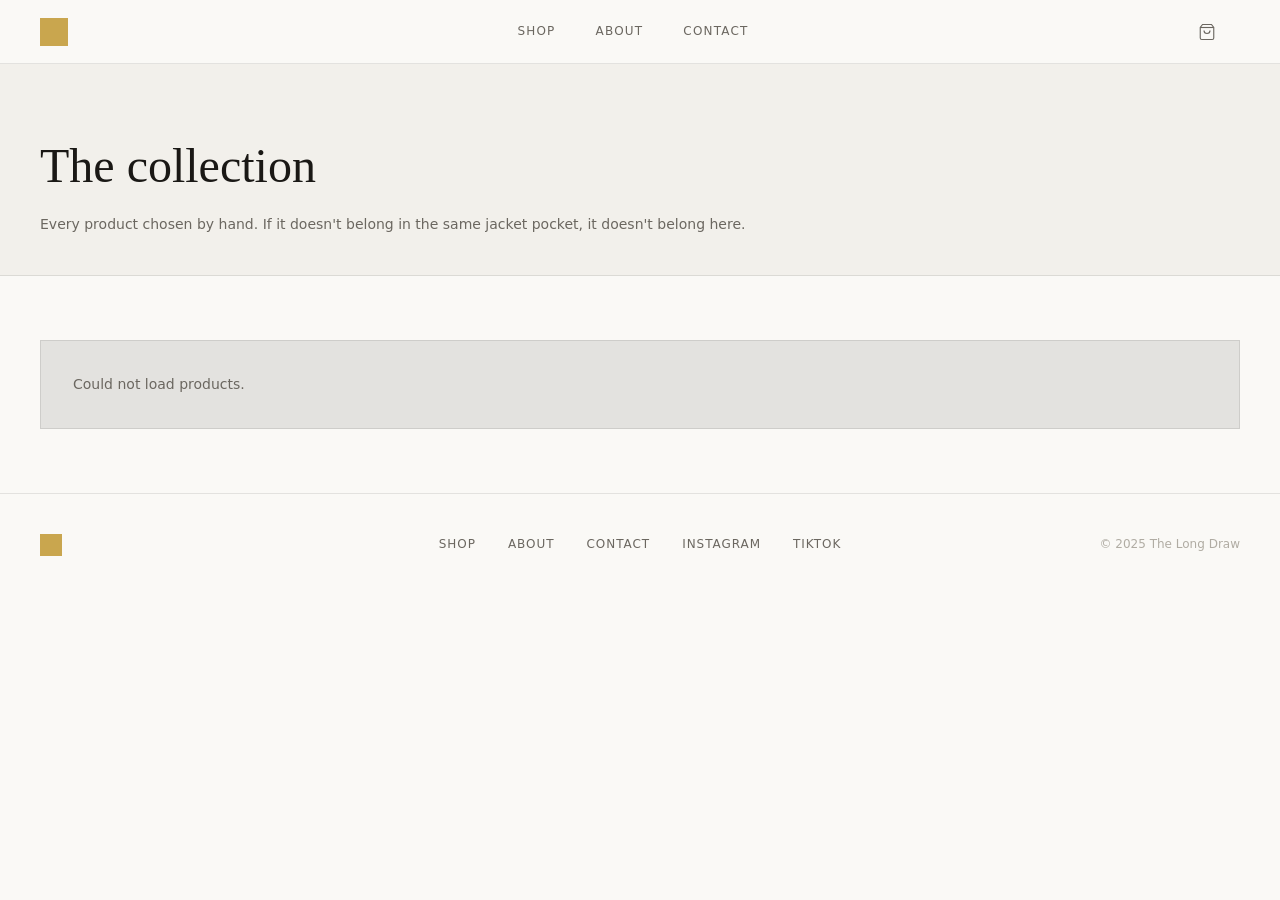
<file: shop.html>
<!DOCTYPE html>
<html lang="en">
<head>
  <meta charset="UTF-8" />
  <meta name="viewport" content="width=device-width, initial-scale=1.0" />
  <title>Shop — The Long Draw</title>
  <meta name="description" content="The full collection. Things worth carrying." />
  <style>
*, *::before, *::after { box-sizing: border-box; margin: 0; padding: 0; }

:root {
  --black: #1a1815;
  --white: #faf9f6;
  --off-white: #f2f0eb;
  --gray-light: #e8e5de;
  --gray-mid: #b0aca3;
  --gray-dark: #6b6760;
  --gold: #c9a84c;
  --navy: #3d3f6e;
  --border: rgba(26,24,21,0.1);
  --font: 'Georgia', serif;
  --sans: system-ui, -apple-system, sans-serif;
  --transition: 0.2s ease;
}

html { scroll-behavior: smooth; }
body {
  font-family: var(--sans);
  background: var(--white);
  color: var(--black);
  font-size: 15px;
  line-height: 1.6;
  -webkit-font-smoothing: antialiased;
}
a { color: inherit; text-decoration: none; }
img { display: block; max-width: 100%; }

/* ── NAV ── */
.nav {
  display: flex;
  justify-content: space-between;
  align-items: center;
  padding: 0 2.5rem;
  height: 64px;
  border-bottom: 1px solid var(--border);
  position: sticky;
  top: 0;
  background: var(--white);
  z-index: 200;
}
.nav-logo img {
  height: 28px;
  width: auto;
  filter: brightness(0) saturate(100%) invert(67%) sepia(40%) saturate(500%) hue-rotate(5deg) brightness(90%);
}
.nav-links {
  display: flex;
  gap: 2.5rem;
}
.nav-links a {
  font-size: 12px;
  letter-spacing: 0.1em;
  text-transform: uppercase;
  color: var(--gray-dark);
  transition: color var(--transition);
}
.nav-links a:hover { color: var(--black); }
.nav-right {
  display: flex;
  align-items: center;
  gap: 1.5rem;
}
.nav-cart {
  background: none;
  border: none;
  cursor: pointer;
  color: var(--gray-dark);
  display: flex;
  align-items: center;
  gap: 6px;
  padding: 0;
  transition: color var(--transition);
}
.nav-cart:hover { color: var(--black); }
.cart-count {
  font-size: 11px;
  font-weight: 600;
  background: var(--black);
  color: var(--white);
  border-radius: 50%;
  width: 18px;
  height: 18px;
  display: flex;
  align-items: center;
  justify-content: center;
  opacity: 0;
  transition: opacity var(--transition);
}
.cart-count.visible { opacity: 1; }

/* hamburger */
.nav-hamburger {
  display: none;
  flex-direction: column;
  gap: 5px;
  background: none;
  border: none;
  cursor: pointer;
  padding: 4px;
}
.nav-hamburger span {
  display: block;
  width: 22px;
  height: 1.5px;
  background: var(--black);
  transition: all 0.3s;
}

/* mobile menu */
.mobile-menu {
  display: none;
  position: fixed;
  inset: 0;
  background: var(--white);
  z-index: 300;
  flex-direction: column;
  padding: 2rem 2rem;
}
.mobile-menu.open { display: flex; }
.mobile-menu-header {
  display: flex;
  justify-content: space-between;
  align-items: center;
  margin-bottom: 3rem;
}
.mobile-menu-close {
  background: none;
  border: none;
  font-size: 28px;
  cursor: pointer;
  color: var(--gray-dark);
  line-height: 1;
}
.mobile-menu nav {
  display: flex;
  flex-direction: column;
  gap: 2rem;
}
.mobile-menu nav a {
  font-family: var(--font);
  font-size: 32px;
  font-weight: 400;
  color: var(--black);
}

/* ── BUTTONS ── */
.btn {
  display: inline-block;
  padding: 0.7rem 1.75rem;
  border: 1px solid var(--black);
  font-size: 12px;
  letter-spacing: 0.1em;
  text-transform: uppercase;
  cursor: pointer;
  background: transparent;
  color: var(--black);
  transition: background var(--transition), color var(--transition);
  font-family: var(--sans);
}
.btn:hover { background: var(--black); color: var(--white); }
.btn-solid { background: var(--black); color: var(--white); }
.btn-solid:hover { background: #333; }
.btn-full { width: 100%; text-align: center; display: block; }

/* ── HERO ── */
.hero {
  padding: 7rem 2.5rem 6rem;
  background: var(--off-white);
  border-bottom: 1px solid var(--border);
  min-height: 520px;
  display: flex;
  flex-direction: column;
  justify-content: center;
}
.hero-eyebrow {
  font-size: 11px;
  letter-spacing: 0.18em;
  text-transform: uppercase;
  color: var(--gray-dark);
  margin-bottom: 1.5rem;
}
.hero-title {
  font-family: var(--font);
  font-size: clamp(48px, 7vw, 80px);
  font-weight: 400;
  line-height: 1.05;
  max-width: 700px;
  margin-bottom: 1.75rem;
}
.hero-sub {
  font-size: 16px;
  color: var(--gray-dark);
  max-width: 420px;
  line-height: 1.7;
  margin-bottom: 2.5rem;
}

/* ── MARQUEE ── */
.marquee-bar {
  padding: 0.9rem 0;
  border-bottom: 1px solid var(--border);
  overflow: hidden;
  white-space: nowrap;
}
.marquee-inner {
  display: inline-block;
  animation: marquee 28s linear infinite;
}
.marquee-inner span {
  font-size: 11px;
  letter-spacing: 0.2em;
  text-transform: uppercase;
  color: var(--gray-dark);
  margin-right: 3.5rem;
}
@keyframes marquee {
  from { transform: translateX(0); }
  to { transform: translateX(-50%); }
}

/* ── SECTIONS ── */
.section {
  padding: 4rem 2.5rem;
  border-bottom: 1px solid var(--border);
}
.section-label {
  font-size: 11px;
  letter-spacing: 0.18em;
  text-transform: uppercase;
  color: var(--gray-dark);
  margin-bottom: 2rem;
}
.section-footer { margin-top: 3rem; text-align: center; }

/* ── PRODUCT GRID ── */
.product-grid {
  display: grid;
  grid-template-columns: repeat(auto-fill, minmax(220px, 1fr));
  gap: 1px;
  background: var(--border);
  border: 1px solid var(--border);
}
.product-card {
  background: var(--white);
  padding: 1.75rem 1.5rem;
  cursor: pointer;
  transition: background var(--transition);
  display: flex;
  flex-direction: column;
  text-decoration: none;
  color: inherit;
}
.product-card:hover { background: var(--off-white); }
.product-img {
  width: 100%;
  aspect-ratio: 1;
  object-fit: cover;
  margin-bottom: 1.25rem;
}
.product-img-placeholder {
  width: 100%;
  aspect-ratio: 1;
  background: var(--gray-light);
  margin-bottom: 1.25rem;
  display: flex;
  align-items: center;
  justify-content: center;
  color: var(--gray-mid);
  font-size: 11px;
  letter-spacing: 0.1em;
  text-transform: uppercase;
}
.product-name { font-size: 14px; font-weight: 500; margin-bottom: 0.3rem; }
.product-vendor { font-size: 12px; color: var(--gray-dark); margin-bottom: 0.75rem; flex: 1; }
.product-price { font-size: 14px; color: var(--gray-dark); }
.product-skeleton {
  background: var(--white);
  aspect-ratio: 0.85;
  animation: pulse 1.5s ease-in-out infinite;
}
@keyframes pulse { 0%, 100% { opacity: 1; } 50% { opacity: 0.4; } }

/* ── MANIFESTO ── */
.manifesto-section {
  padding: 6rem 2.5rem;
  background: var(--off-white);
  border-bottom: 1px solid var(--border);
}
.manifesto { max-width: 560px; }
.manifesto p {
  font-family: var(--font);
  font-size: 19px;
  line-height: 1.85;
  color: var(--gray-dark);
  margin-bottom: 1.25rem;
}
.manifesto p strong { color: var(--black); font-weight: 400; }

/* ── TWO COL ── */
.two-col {
  display: grid;
  grid-template-columns: 1fr 1fr;
  border-bottom: 1px solid var(--border);
}
.col-block {
  padding: 3rem 2.5rem;
  border-right: 1px solid var(--border);
}
.col-block:last-child { border-right: none; }
.col-block h3 {
  font-size: 12px;
  font-weight: 500;
  letter-spacing: 0.1em;
  text-transform: uppercase;
  margin-bottom: 1rem;
}
.col-block p { font-size: 14px; color: var(--gray-dark); line-height: 1.75; }

/* ── EMAIL SIGNUP ── */
.email-section {
  padding: 4rem 2.5rem;
  border-bottom: 1px solid var(--border);
  display: flex;
  align-items: center;
  justify-content: space-between;
  gap: 2rem;
  flex-wrap: wrap;
}
.email-section h3 {
  font-family: var(--font);
  font-size: 24px;
  font-weight: 400;
  margin-bottom: 0.4rem;
}
.email-section p { font-size: 14px; color: var(--gray-dark); }
.email-form {
  display: flex;
  gap: 0;
  flex-shrink: 0;
}
.email-form input {
  padding: 0.7rem 1.25rem;
  border: 1px solid var(--black);
  border-right: none;
  background: var(--off-white);
  font-size: 14px;
  font-family: var(--sans);
  outline: none;
  width: 260px;
  color: var(--black);
}
.email-form input::placeholder { color: var(--gray-mid); }
.email-form button {
  padding: 0.7rem 1.5rem;
  background: var(--black);
  color: var(--white);
  border: 1px solid var(--black);
  font-size: 12px;
  letter-spacing: 0.08em;
  text-transform: uppercase;
  cursor: pointer;
  font-family: var(--sans);
  transition: background var(--transition);
}
.email-form button:hover { background: #333; }

/* ── FOOTER ── */
.footer {
  padding: 2.5rem 2.5rem;
  display: grid;
  grid-template-columns: 1fr auto 1fr;
  align-items: center;
  gap: 1rem;
  border-top: 1px solid var(--border);
}
.footer-logo img {
  height: 22px;
  width: auto;
  filter: brightness(0) saturate(100%) invert(67%) sepia(40%) saturate(500%) hue-rotate(5deg) brightness(90%);
}
.footer-links {
  display: flex;
  gap: 2rem;
  justify-content: center;
}
.footer-links a {
  font-size: 12px;
  letter-spacing: 0.08em;
  text-transform: uppercase;
  color: var(--gray-dark);
  transition: color var(--transition);
}
.footer-links a:hover { color: var(--black); }
.footer-copy {
  font-size: 12px;
  color: var(--gray-mid);
  text-align: right;
}

/* ── CART DRAWER ── */
.cart-drawer {
  position: fixed;
  top: 0; right: 0;
  width: 380px;
  height: 100vh;
  background: var(--white);
  border-left: 1px solid var(--border);
  z-index: 1000;
  transform: translateX(100%);
  transition: transform 0.3s ease;
  display: flex;
  flex-direction: column;
}
.cart-drawer.open { transform: translateX(0); }
.cart-overlay {
  position: fixed;
  inset: 0;
  background: rgba(26,24,21,0.4);
  z-index: 999;
  opacity: 0;
  pointer-events: none;
  transition: opacity 0.3s;
}
.cart-overlay.open { opacity: 1; pointer-events: all; }
.cart-header {
  padding: 1.5rem;
  border-bottom: 1px solid var(--border);
  display: flex;
  justify-content: space-between;
  align-items: center;
}
.cart-title { font-size: 13px; letter-spacing: 0.1em; text-transform: uppercase; }
.cart-close {
  background: none;
  border: none;
  font-size: 24px;
  cursor: pointer;
  color: var(--gray-dark);
  line-height: 1;
}
.cart-items { flex: 1; overflow-y: auto; padding: 1.5rem; }
.cart-item {
  display: flex;
  gap: 1rem;
  padding: 1rem 0;
  border-bottom: 1px solid var(--border);
}
.cart-item-img {
  width: 72px;
  height: 72px;
  object-fit: cover;
  background: var(--gray-light);
  flex-shrink: 0;
}
.cart-item-info { flex: 1; }
.cart-item-name { font-size: 13px; font-weight: 500; margin-bottom: 4px; }
.cart-item-price { font-size: 13px; color: var(--gray-dark); }
.cart-item-remove {
  background: none;
  border: none;
  font-size: 20px;
  cursor: pointer;
  color: var(--gray-mid);
  align-self: flex-start;
  line-height: 1;
}
.cart-footer { padding: 1.5rem; border-top: 1px solid var(--border); }
.cart-total {
  display: flex;
  justify-content: space-between;
  font-size: 14px;
  margin-bottom: 1rem;
}
.cart-empty {
  text-align: center;
  color: var(--gray-dark);
  font-size: 14px;
  padding: 3rem 0;
}

/* ── PAGE HEADER ── */
.page-header {
  padding: 4rem 2.5rem 2.5rem;
  border-bottom: 1px solid var(--border);
  background: var(--off-white);
}
.page-header h1 {
  font-family: var(--font);
  font-size: clamp(32px, 5vw, 48px);
  font-weight: 400;
  margin-bottom: 0.5rem;
}
.page-header p { font-size: 14px; color: var(--gray-dark); }

/* ── PRODUCT PAGE ── */
.product-page {
  display: grid;
  grid-template-columns: 1fr 1fr;
  min-height: 70vh;
  border-bottom: 1px solid var(--border);
}
.product-page-images {
  background: var(--off-white);
  border-right: 1px solid var(--border);
  padding: 3rem;
  display: flex;
  flex-direction: column;
  gap: 1rem;
}
.product-page-images img {
  width: 100%;
  object-fit: contain;
  max-height: 480px;
}
.product-page-info { padding: 4rem 3rem; }
.product-page-vendor {
  font-size: 11px;
  letter-spacing: 0.12em;
  text-transform: uppercase;
  color: var(--gray-dark);
  margin-bottom: 0.75rem;
}
.product-page-info h1 {
  font-family: var(--font);
  font-size: clamp(24px, 3vw, 34px);
  font-weight: 400;
  margin-bottom: 0.75rem;
}
.product-page-price {
  font-size: 20px;
  color: var(--gray-dark);
  margin-bottom: 2rem;
}
.product-page-desc {
  font-size: 15px;
  color: var(--gray-dark);
  line-height: 1.8;
  margin-bottom: 2.5rem;
  border-top: 1px solid var(--border);
  padding-top: 1.5rem;
}
.variant-label {
  font-size: 11px;
  letter-spacing: 0.1em;
  text-transform: uppercase;
  color: var(--gray-dark);
  margin-bottom: 0.5rem;
}
.variant-select {
  width: 100%;
  padding: 0.75rem 1rem;
  border: 1px solid var(--border);
  background: var(--off-white);
  font-size: 14px;
  margin-bottom: 1.25rem;
  outline: none;
  cursor: pointer;
  font-family: var(--sans);
  color: var(--black);
  appearance: none;
  background-image: url("data:image/svg+xml,%3Csvg xmlns='http://www.w3.org/2000/svg' width='12' height='12' viewBox='0 0 24 24' fill='none' stroke='%236b6760' stroke-width='2'%3E%3Cpath d='M6 9l6 6 6-6'/%3E%3C/svg%3E");
  background-repeat: no-repeat;
  background-position: right 1rem center;
}
.product-meta {
  margin-top: 1.5rem;
  padding-top: 1.5rem;
  border-top: 1px solid var(--border);
  font-size: 12px;
  color: var(--gray-mid);
  line-height: 1.8;
}
.back-link {
  font-size: 12px;
  letter-spacing: 0.08em;
  text-transform: uppercase;
  color: var(--gray-dark);
  display: inline-flex;
  align-items: center;
  gap: 6px;
  padding: 1.25rem 2.5rem;
  border-bottom: 1px solid var(--border);
  transition: color var(--transition);
  width: 100%;
}
.back-link:hover { color: var(--black); }

/* ── ABOUT ── */
.about-hero {
  padding: 6rem 2.5rem;
  background: var(--off-white);
  border-bottom: 1px solid var(--border);
}
.about-hero h1 {
  font-family: var(--font);
  font-size: clamp(32px, 5vw, 52px);
  font-weight: 400;
  line-height: 1.15;
  max-width: 640px;
  margin-bottom: 1.5rem;
}
.about-hero p { font-size: 15px; color: var(--gray-dark); }
.about-body {
  padding: 4rem 2.5rem;
  max-width: 640px;
  border-bottom: 1px solid var(--border);
}
.about-body p {
  font-family: var(--font);
  font-size: 17px;
  line-height: 1.9;
  color: var(--gray-dark);
  margin-bottom: 1.5rem;
}
.about-body p strong { color: var(--black); font-weight: 400; }
.about-body p:last-child { margin-bottom: 0; color: var(--gray-mid); font-size: 14px; font-family: var(--sans); }

/* ── CONTACT ── */
.contact-wrap {
  display: grid;
  grid-template-columns: 1fr 1fr;
  border-bottom: 1px solid var(--border);
}
.contact-info {
  padding: 4rem 2.5rem;
  background: var(--off-white);
  border-right: 1px solid var(--border);
}
.contact-info h1 {
  font-family: var(--font);
  font-size: 36px;
  font-weight: 400;
  margin-bottom: 1rem;
}
.contact-info p { font-size: 15px; color: var(--gray-dark); line-height: 1.7; margin-bottom: 2rem; }
.contact-detail {
  padding-top: 2rem;
  border-top: 1px solid var(--border);
}
.contact-detail p {
  font-size: 11px;
  letter-spacing: 0.12em;
  text-transform: uppercase;
  color: var(--gray-mid);
  margin-bottom: 0.5rem;
}
.contact-detail a { font-size: 15px; color: var(--black); }
.contact-form { padding: 4rem 2.5rem; }
.form-group { margin-bottom: 1.25rem; }
.form-group label {
  display: block;
  font-size: 11px;
  letter-spacing: 0.12em;
  text-transform: uppercase;
  color: var(--gray-dark);
  margin-bottom: 0.5rem;
}
.form-group input,
.form-group textarea {
  width: 100%;
  padding: 0.75rem 1rem;
  border: 1px solid var(--border);
  background: var(--off-white);
  font-family: var(--sans);
  font-size: 14px;
  color: var(--black);
  outline: none;
  transition: border-color var(--transition);
}
.form-group input:focus,
.form-group textarea:focus { border-color: var(--black); }
.form-group textarea { height: 140px; resize: vertical; }
.form-msg { font-size: 13px; color: var(--gray-dark); margin-top: 1rem; display: none; }

/* ── RESPONSIVE ── */
@media (max-width: 768px) {
  .nav { padding: 0 1.25rem; }
  .nav-links { display: none; }
  .nav-hamburger { display: flex; }
  .hero { padding: 4rem 1.25rem; }
  .section { padding: 3rem 1.25rem; }
  .manifesto-section { padding: 4rem 1.25rem; }
  .two-col { grid-template-columns: 1fr; }
  .col-block { border-right: none; border-bottom: 1px solid var(--border); }
  .col-block:last-child { border-bottom: none; }
  .email-section { flex-direction: column; align-items: flex-start; padding: 3rem 1.25rem; }
  .email-form { width: 100%; }
  .email-form input { flex: 1; width: auto; }
  .footer { grid-template-columns: 1fr; gap: 1.5rem; padding: 2rem 1.25rem; }
  .footer-copy { text-align: left; }
  .footer-links { flex-wrap: wrap; gap: 1rem; }
  .cart-drawer { width: 100%; }
  .product-page { grid-template-columns: 1fr; }
  .product-page-images { border-right: none; border-bottom: 1px solid var(--border); padding: 2rem 1.25rem; }
  .product-page-info { padding: 2rem 1.25rem; }
  .page-header { padding: 3rem 1.25rem; }
  .about-hero { padding: 4rem 1.25rem; }
  .about-body { padding: 3rem 1.25rem; }
  .contact-wrap { grid-template-columns: 1fr; }
  .contact-info { border-right: none; border-bottom: 1px solid var(--border); padding: 3rem 1.25rem; }
  .contact-form { padding: 3rem 1.25rem; }
  .product-grid { grid-template-columns: repeat(2, 1fr); }
}

  </style>
</head>
<body>

  <nav class="nav">
    <a href="index.html" class="nav-logo">
      <img src="logo.png" alt="The Long Draw" />
    </a>
    <div class="nav-links">
      <a href="shop.html">Shop</a>
      <a href="about.html">About</a>
      <a href="contact.html">Contact</a>
    </div>
    <div class="nav-right">
      <button class="nav-cart" id="cart-btn" aria-label="Cart">
        <svg width="18" height="18" viewBox="0 0 24 24" fill="none" stroke="currentColor" stroke-width="1.5">
          <path d="M6 2L3 6v14a2 2 0 002 2h14a2 2 0 002-2V6l-3-4z"/>
          <line x1="3" y1="6" x2="21" y2="6"/>
          <path d="M16 10a4 4 0 01-8 0"/>
        </svg>
        <span class="cart-count" id="cart-count">0</span>
      </button>
      <button class="nav-hamburger" id="hamburger" aria-label="Menu">
        <span></span><span></span><span></span>
      </button>
    </div>
  </nav>
  <div class="mobile-menu" id="mobile-menu">
    <div class="mobile-menu-header">
      <img src="logo.png" alt="The Long Draw" style="height:24px;filter:brightness(0) saturate(100%) invert(67%) sepia(40%) saturate(500%) hue-rotate(5deg) brightness(90%);" />
      <button class="mobile-menu-close" id="mobile-close">&times;</button>
    </div>
    <nav>
      <a href="shop.html">Shop</a>
      <a href="about.html">About</a>
      <a href="contact.html">Contact</a>
    </nav>
  </div>
  <div class="cart-drawer" id="cart-drawer">
    <div class="cart-header">
      <span class="cart-title">Your cart</span>
      <button class="cart-close" id="cart-close">&times;</button>
    </div>
    <div class="cart-items" id="cart-items"></div>
    <div class="cart-footer" id="cart-footer"></div>
  </div>
  <div class="cart-overlay" id="cart-overlay"></div>


  <div class="page-header">
    <h1>The collection</h1>
    <p>Every product chosen by hand. If it doesn't belong in the same jacket pocket, it doesn't belong here.</p>
  </div>
  <section class="section" style="border-bottom:none;">
    <div class="product-grid" id="product-grid">
      <div class="product-skeleton"></div><div class="product-skeleton"></div>
      <div class="product-skeleton"></div><div class="product-skeleton"></div>
      <div class="product-skeleton"></div><div class="product-skeleton"></div>
      <div class="product-skeleton"></div><div class="product-skeleton"></div>
    </div>
  </section>


  <footer class="footer">
    <a href="index.html" class="footer-logo"><img src="logo.png" alt="The Long Draw" /></a>
    <div class="footer-links">
      <a href="shop.html">Shop</a>
      <a href="about.html">About</a>
      <a href="contact.html">Contact</a>
      <a href="https://instagram.com/thelongdraw" target="_blank">Instagram</a>
      <a href="https://tiktok.com/@thelongdraw" target="_blank">TikTok</a>
    </div>
    <span class="footer-copy">&copy; 2025 The Long Draw</span>
  </footer>


  <script>
const SHOPIFY_DOMAIN = 'feez07-2e.myshopify.com';
const SHOPIFY_TOKEN = '32180410474345f75bc8d35c00e4ade7';
const API_URL = `https://${SHOPIFY_DOMAIN}/api/2024-01/graphql.json`;

async function shopifyFetch(query, variables = {}) {
  const res = await fetch(API_URL, {
    method: 'POST',
    headers: {
      'Content-Type': 'application/json',
      'X-Shopify-Storefront-Access-Token': SHOPIFY_TOKEN,
    },
    body: JSON.stringify({ query, variables }),
  });
  return res.json();
}

async function getProducts(first = 24) {
  const { data } = await shopifyFetch(`
    query($first: Int!) {
      products(first: $first) {
        edges { node {
          id title handle description vendor
          priceRange { minVariantPrice { amount currencyCode } }
          images(first: 1) { edges { node { url altText } } }
          variants(first: 1) { edges { node { id } } }
        }}
      }
    }`, { first });
  return data.products.edges.map(e => e.node);
}

async function getProduct(handle) {
  const { data } = await shopifyFetch(`
    query($handle: String!) {
      product(handle: $handle) {
        id title handle description vendor
        priceRange { minVariantPrice { amount currencyCode } }
        images(first: 8) { edges { node { url altText } } }
        variants(first: 20) { edges { node {
          id title availableForSale
          price { amount currencyCode }
        }}}
      }
    }`, { handle });
  return data.product;
}

async function createCart() {
  const { data } = await shopifyFetch(`
    mutation { cartCreate { cart { id checkoutUrl } } }
  `);
  const c = data.cartCreate.cart;
  c.checkoutUrl = 'https://feez07-2e.myshopify.com' + new URL(c.checkoutUrl).pathname + new URL(c.checkoutUrl).search;
  return c;
}

async function addToCart(cartId, merchandiseId, quantity = 1) {
  const { data } = await shopifyFetch(`
    mutation($cartId: ID!, $lines: [CartLineInput!]!) {
      cartLinesAdd(cartId: $cartId, lines: $lines) {
        cart { ...CartFields }
      }
    }
    fragment CartFields on Cart {
      id checkoutUrl
      cost { totalAmount { amount currencyCode } }
      lines(first: 20) { edges { node {
        id quantity
        merchandise { ... on ProductVariant {
          id title price { amount currencyCode }
          product { title images(first:1){ edges{ node{ url } } } }
        }}
      }}}
    }`, { cartId, lines: [{ merchandiseId, quantity }] });
  const cart = data.cartLinesAdd.cart;
    cart.checkoutUrl = 'https://feez07-2e.myshopify.com' + new URL(cart.checkoutUrl).pathname + new URL(cart.checkoutUrl).search;
    return cart;
}

async function removeFromCart(cartId, lineId) {
  const { data } = await shopifyFetch(`
    mutation($cartId: ID!, $lineIds: [ID!]!) {
      cartLinesRemove(cartId: $cartId, lineIds: $lineIds) {
        cart { ...CartFields }
      }
    }
    fragment CartFields on Cart {
      id checkoutUrl
      cost { totalAmount { amount currencyCode } }
      lines(first: 20) { edges { node {
        id quantity
        merchandise { ... on ProductVariant {
          id title price { amount currencyCode }
          product { title images(first:1){ edges{ node{ url } } } }
        }}
      }}}
    }`, { cartId, lineIds: [lineId] });
  const cart2 = data.cartLinesRemove.cart;
    cart2.checkoutUrl = 'https://feez07-2e.myshopify.com' + new URL(cart2.checkoutUrl).pathname + new URL(cart2.checkoutUrl).search;
    return cart2;
}

function formatPrice(amount, currency = 'USD') {
  return new Intl.NumberFormat('en-US', { style: 'currency', currency }).format(amount);
}

// ── CART ──
let cartId = localStorage.getItem('ld_cart_id') || null;

async function ensureCart() {
  if (!cartId) {
    const cart = await createCart();
    cartId = cart.id;
    localStorage.setItem('ld_cart_id', cartId);
  }
  return cartId;
}

function renderCart(cart) {
  const items = cart.lines.edges;
  const count = items.reduce((s, e) => s + e.node.quantity, 0);
  document.querySelectorAll('.cart-count').forEach(el => {
    el.textContent = count;
    el.classList.toggle('visible', count > 0);
  });

  const itemsEl = document.getElementById('cart-items');
  const footerEl = document.getElementById('cart-footer');
  if (!itemsEl) return;

  if (!items.length) {
    itemsEl.innerHTML = '<p class="cart-empty">Your cart is empty.</p>';
    if (footerEl) footerEl.innerHTML = '';
    return;
  }

  itemsEl.innerHTML = items.map(({ node: n }) => {
    const img = n.merchandise.product.images.edges[0]?.node.url || '';
    return `<div class="cart-item">
      ${img ? `<img class="cart-item-img" src="${img}" alt="${n.merchandise.product.title}" />` : '<div class="cart-item-img"></div>'}
      <div class="cart-item-info">
        <p class="cart-item-name">${n.merchandise.product.title}</p>
        <p class="cart-item-price">${formatPrice(n.merchandise.price.amount)} &times; ${n.quantity}</p>
      </div>
      <button class="cart-item-remove" onclick="handleRemove('${n.id}')">&times;</button>
    </div>`;
  }).join('');

  if (footerEl) {
    const t = cart.cost.totalAmount;
    footerEl.innerHTML = `
      <div class="cart-total"><span>Total</span><span>${formatPrice(t.amount, t.currencyCode)}</span></div>
      <a href="${cart.checkoutUrl}" class="btn btn-solid btn-full">Checkout &rarr;</a>`;
  }
}

async function handleAddToCart(variantId) {
  const btn = document.getElementById('add-to-cart-btn');
  if (btn) { btn.textContent = 'Adding...'; btn.disabled = true; }
  try {
    await ensureCart();
    const cart = await addToCart(cartId, variantId);
    renderCart(cart);
    openCart();
  } catch(e) { console.error(e); }
  finally {
    if (btn) { btn.textContent = 'Add to cart'; btn.disabled = false; }
  }
}

async function handleRemove(lineId) {
  try {
    await ensureCart();
    const cart = await removeFromCart(cartId, lineId);
    renderCart(cart);
  } catch(e) { console.error(e); }
}

function openCart() {
  document.getElementById('cart-drawer')?.classList.add('open');
  document.getElementById('cart-overlay')?.classList.add('open');
}
function closeCart() {
  document.getElementById('cart-drawer')?.classList.remove('open');
  document.getElementById('cart-overlay')?.classList.remove('open');
}

document.addEventListener('DOMContentLoaded', () => {
  document.getElementById('cart-btn')?.addEventListener('click', openCart);
  document.getElementById('cart-close')?.addEventListener('click', closeCart);
  document.getElementById('cart-overlay')?.addEventListener('click', closeCart);

  // ── MOBILE NAV ──
  const hamburger = document.getElementById('hamburger');
  const mobileMenu = document.getElementById('mobile-menu');
  const mobileClose = document.getElementById('mobile-close');

  hamburger?.addEventListener('click', () => mobileMenu?.classList.add('open'));
  mobileClose?.addEventListener('click', () => mobileMenu?.classList.remove('open'));
  mobileMenu?.querySelectorAll('a').forEach(a => {
    a.addEventListener('click', () => mobileMenu.classList.remove('open'));
  });

  // ── EMAIL SIGNUP ──
  document.getElementById('email-form')?.addEventListener('submit', e => {
    e.preventDefault();
    const input = document.getElementById('email-input');
    if (input?.value) {
      input.value = '';
      const msg = document.getElementById('email-msg');
      if (msg) { msg.textContent = "You're on the list."; msg.style.display = 'block'; }
    }
  });
});

  </script>

<script>
async function loadAll() {
  const grid = document.getElementById('product-grid');
  try {
    const products = await getProducts(24);
    if (!products.length) { grid.innerHTML = '<p style="padding:2rem;color:#6b6760;font-size:14px;grid-column:1/-1;">Products coming soon.</p>'; return; }
    grid.innerHTML = products.map(p => {
      const img = p.images.edges[0]?.node.url;
      const price = p.priceRange.minVariantPrice;
      return `<a href="product.html?handle=${p.handle}" class="product-card">
        ${img ? `<img class="product-img" src="${img}" alt="${p.title}" />` : '<div class="product-img-placeholder">No image</div>'}
        <p class="product-name">${p.title}</p>
        <p class="product-vendor">${p.vendor || ''}</p>
        <p class="product-price">${formatPrice(price.amount, price.currencyCode)}</p>
      </a>`;
    }).join('');
  } catch(e) { grid.innerHTML = '<p style="padding:2rem;color:#6b6760;font-size:14px;grid-column:1/-1;">Could not load products.</p>'; }
}
loadAll();
</script>
</body>
</html>
</file>
